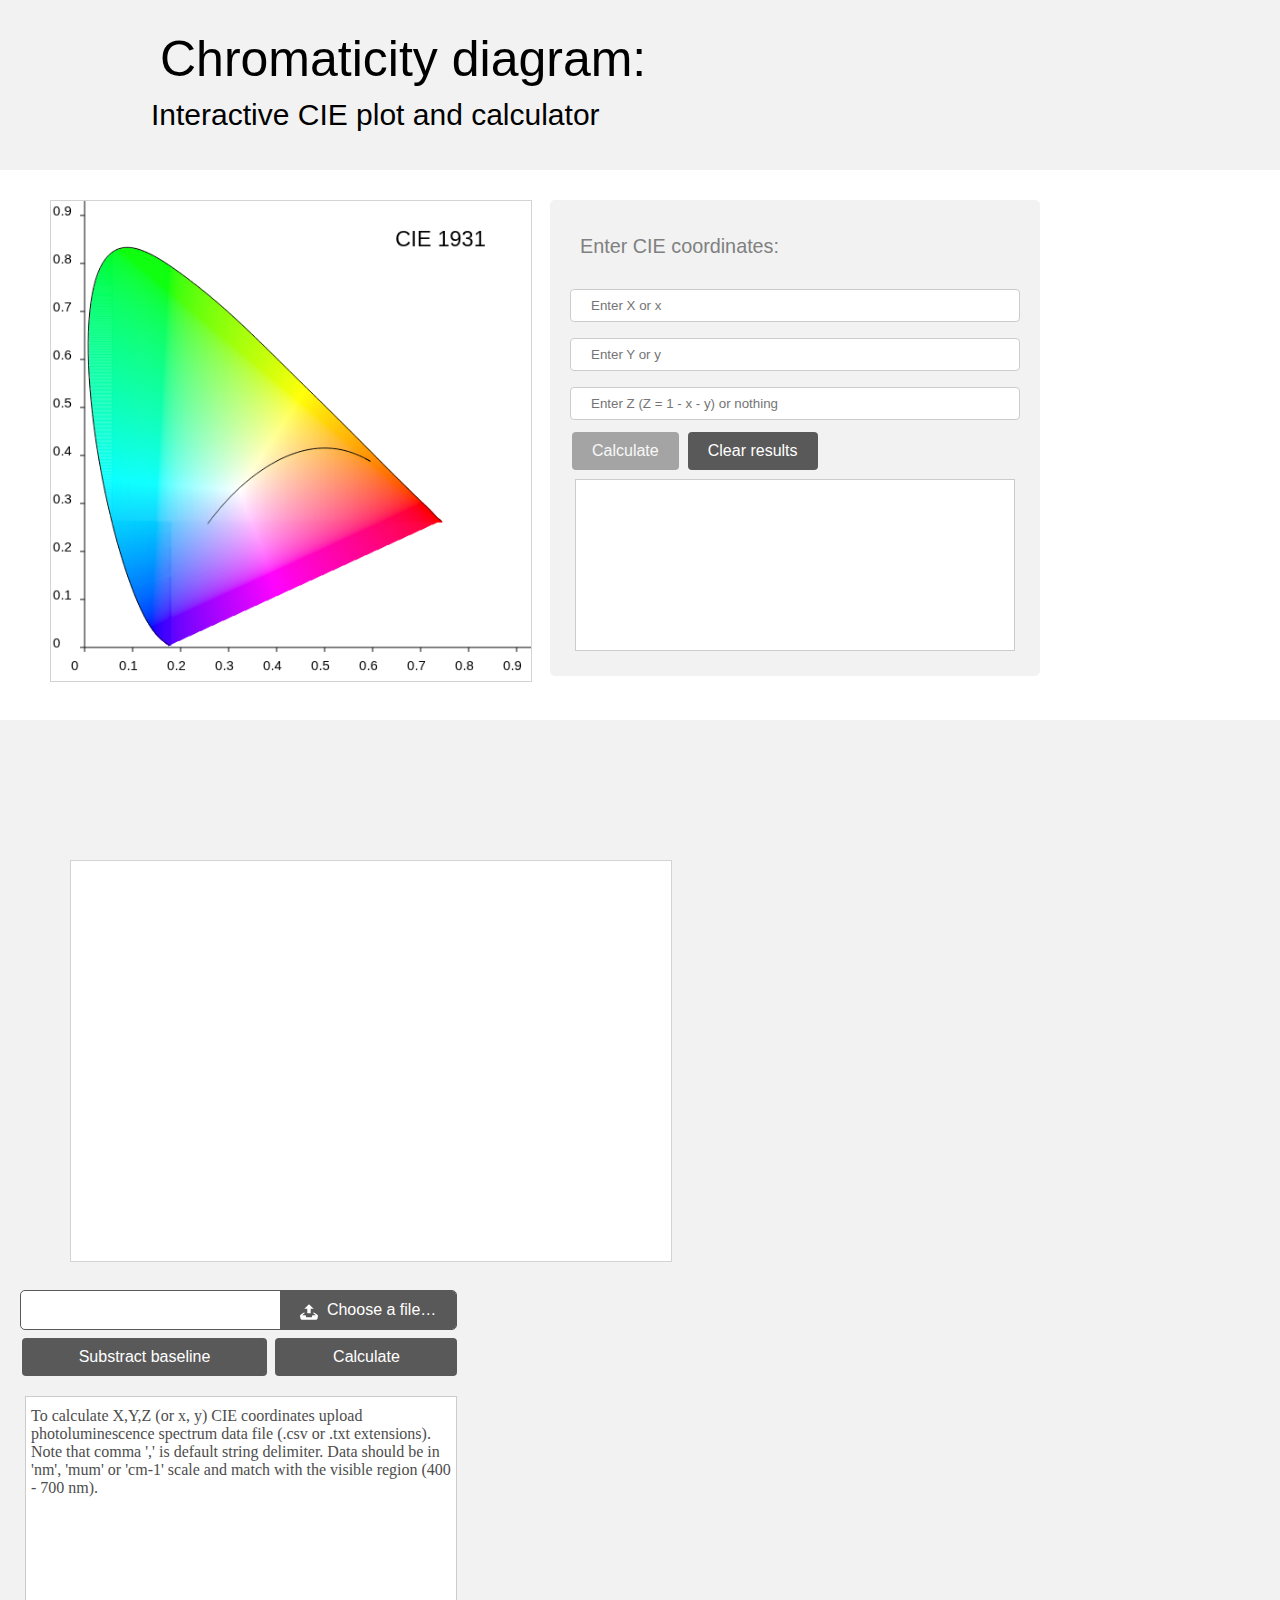
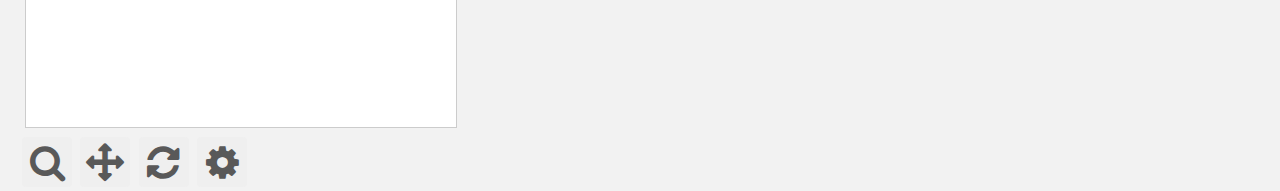
<file: CIE.html>
<!DOCTYPE html>

<html>

<head>


<meta name="viewport" content="width=device-width, initial-scale=1">
</script>

<link rel="stylesheet" href="https://cdnjs.cloudflare.com/ajax/libs/font-awesome/4.7.0/css/font-awesome.min.css">




    
    <style>

input[type="file"]{
    display: none;
}

.inputfile + label {
     max-width: 700px;
     font-size: 16px;
     text-overflow: ellipsis; 
     white-space: nowrap;
     cursor: pointer;
     display: inline-block;
     overflow: hidden;
     padding: 10px 20px;
}

.inputfile + label svg {
    width: 18px;
    height: 18px;
    vertical-align: middle;
    fill: currentColor;
    margin-top: 2px;
    margin-right: 4px;
}


.inputfile-6 + label {
    color: #595959;
    height: 38px;
    border-radius:5px;
}

.inputfile-6 + label {
    border: 1px solid #595959;
    background-color:white;
    padding: 0;
}

.inputfile-6 + label:hover {
    border-color: black;
}

.inputfile-6 + label span,
.inputfile-6 + label p {
    padding: 10px 20px;
}

.inputfile-6 + label span {
    width: 215px;
    height: 20px;
    min-height: 2em;
    display: inline-block;
    text-overflow: ellipsis;
    white-space: nowrap;
    overflow: hidden;
    vertical-align: top;
}

.inputfile-6 + label p {
    height: 30px;
    color: white;
    background-color: #595959;
    /*background-color: #d3394c;*/
    display: inline-block;
}

.inputfile-6 + label:hover p {
    background-color: black;
}

#stage2 {
    width: 600px;
    height: 400px;
    position: relative;
}

 canvas.my {
    position: absolute; 
    cursor: pointer;
    width: 600px; 
    height: 400px;
}

#myModal { z-index: 7; }
#baseline { z-index: 4; }
#cpointer { z-index: 3; }
#bounds { z-index: 2; }
#my { z-index: 1; }

body {
    font-family: Arial;
    margin:0;
    background-color:#f2f2f2;
}

#stage {
    width: 480px;
    height: 480px;
    position: relative;
}

canvas {
    position: absolute; 
    cursor: pointer;
    width: 480px;
    height: 480px;
}

#wavelength{ z-index: 3; }
#position{ z-index: 4; }
#layer1 { z-index: 2; }
#myCanvas { z-index: 1; }

.con {width:480px; height:480px;}

.container{margin-left: 10px; margin-top: 10px; padding-top: 20px;}

.button {
    background-color: #595959;
    border: none;
    color: white;
    padding: 10px 20px;
    text-align: center;
    text-decoration: none;
    display: inline-block;
    font-size: 16px;
    margin: 4px 2px;
    cursor: pointer;
    border-radius: 4px;
}

.button:hover {
    background-color: black;
}

.btn-ico {
    width:50px;
    height:50px;
    color: #595959;
    font-weight: bold;
    display: inline-block;
    font-size: 38px;
    border: none;
    padding: 5px 5px;
    text-align: center;
    text-decoration: none;
    margin: 4px 2px;
    cursor: pointer;
    border-radius: 4px;
}

.btn-ico:hover {
    font-size: 40px;
}

#scrltop {
    display: none;
    position: fixed;
    bottom: 20px;
    right: 30px;
    z-index: 10;
    border: none;
    outline: none;
    background-color: gray;
    color: white;
    cursor: pointer;
    padding: 10px;
    padding-top: 5px;
    border-radius: 50%;
    width:55px;
    height:55px;
}

#scrltop:hover {
    background-color: #555;
}

.panel {
    list-style-type: none;
    margin: 0;
    padding-left: 150px;
    padding-top: 20px;
    overflow: hidden;
    background-color: #f2f2f2;
    height: 150px;
    width: 100%;
}

.panel-text {
    list-style-type: none;
    margin: 0;
    padding-left: 50px;
    padding-right: 20px;
    padding-top: 120px;
    padding-bottom: 50px;
    overflow: hidden;
    background-color: #f2f2f2;
    width: 100%;
    font-size:120%;
    text-align:justify;
}


div.form {
    border-radius: 5px;
    background-color: #f2f2f2;
    padding: 20px;
    max-width: 470px; 
    font-size: large;
}

.button:disabled{cursor:not-allowed;opacity:0.5;}
input[type=text], text{
    width: 100%;
    padding: 8px 20px;
    margin: 8px 0;
    display: inline-block;
    border: 1px solid #ccc;
    border-radius: 4px;
    box-sizing: border-box;
}


div.log {
    background-color: white;
    width: 95%;
    height: 160px;
    border: 1px solid #ccc;
    overflow: scroll;
    margin: 5px;
    padding: 5px;
	color: #595959;
}

.adj {
    max-width: 490px;
}

p {
    margin-top: 0px;
}

p.main{ font-size:50px; margin:10px;}

p.submain{font-size: 30px;margin:1px;}

.mycol{float:left;width:100%;}

.content{max-width:1200px;margin:auto}

.spacer{
    height:20px;
    margin: 0;
    padding-left: 150px;
    padding-top: 20px;
    overflow: hidden;
}

.row:before,.row:after{
    content:"";
    display:table;
    clear:both
}


@media screen and (max-width: 500px) {
        .container{margin-left: 5px; margin-right: 5px; margin-top: 10px; padding-top: 20px;}
         div.form {
                border-radius: 5px;
                background-color: #f2f2f2;
                padding: 20px;
                width: 85vw; 
                font-size: large;
        }
        .panel {
                padding-left: 10px;
        }	
        .panel-text {
                padding-left: 10px;
                padding-top: 20px
        }	
        .adj {width: 99vw;}
    }
    @media screen and (max-width: 650px) {
        p.main{font-size:30px;}
        p.submain{font-size: 20px;}
        .panel {
            padding-top: 10px;
            height: 100px;
            padding-left: 10px;		
        }	
    
        .mobile{display:block;
                width:100%!important}
        .content{max-width: 99vw;}		
        #stage {
             width: 100vw;                     
             height: 100vw;
             position: relative;
                }
    
        canvas { position: absolute; 
                 cursor: pointer;
                 width: 95vw;             
                 height: 95vw;      
                }
    }
    
    @media screen and (max-width: 360px) {
        .content{max-width: 350px;}		
    }
    





.modal {
    display: none; 
    position: fixed; 
    z-index: 1;
    padding-top: 200px; 
    left: 0;
    top: 0;
    width: 100%; 
    height: 100%; 
    overflow: auto; 
    background-color: rgb(0,0,0); 
    background-color: rgba(0,0,0,0.4); 
}

.modal-content {
    position: relative;
    background-color: #f2f2f2;
    margin: auto;
    padding-left: 20px;
    padding-right: 0px;
    border: 1px solid #888;
    width: 800px;
    font-size: 18px;
    text-align:justify;
    box-shadow: 0 4px 8px 0 rgba(0,0,0,0.2),0 6px 20px 0 rgba(0,0,0,0.19);
    -webkit-animation-name: animatetop;
    -webkit-animation-duration: 0.4s;
    animation-name: animatetop;
    animation-duration: 0.4s
}

@-webkit-keyframes animatetop {
    from {top:-300px; opacity:0} 
    to {top:0; opacity:1}
}


@keyframes animatetop {
    from {top:-300px; opacity:0}
    to {top:0; opacity:1}
}

.close {
    float: right;
    font-size: 30px;
    font-weight: bold;
}

.close:hover,
.close:focus {
    color: #000;
    text-decoration: none;
    cursor: pointer;
}

.modal-header {
    padding: 2px 16px; background-color: #f2f2f2;
}


.modal-body {padding: 2px 16px;}

.modal-footer {
    padding: 2px 16px;
    background-color: #f2f2f2;
}

</style>

<script> 

function inputvaluechecker(){
   if (isNaN(parseFloat(document.getElementById("myx").value))||isNaN(parseFloat(document.getElementById("myy").value))) {document.getElementById("b1").disabled = true;} else {document.getElementById("b1").disabled = false;}
}

window.onscroll = function() {scrltotopbt()};

function scrltotopbt() {
    if (document.body.scrollTop > 100 || document.documentElement.scrollTop > 100) {
        document.getElementById("scrltop").style.display = "block";
    } else {
        document.getElementById("scrltop").style.display = "none";
    }
}

function gototop() {
    document.body.scrollTop = 0;
    document.documentElement.scrollTop = 0;
}

 </script>

</head>

<body onload="inputvaluechecker()">
    <div class="panel"><p class="main">Chromaticity diagram:</p><p class="submain">Interactive CIE plot and calculator</p></div>
    <button onclick="gototop()" id="scrltop" title="Back to top"><i class="fa fa-chevron-up" style="font-size:35px;"></i></button>
    <div style="background-color:white;">
        <div class="row content">
            <div class="mycol container " style="max-width:490px;">
                <div id="stage" class="con" >
                    <canvas id="myCanvas" style="border:1px solid #d3d3d3;">
                        Your browser does not support the HTML5 canvas tag.
                    </canvas>
                    <canvas id="layer1" style="background-color: transparent;">
                    </canvas>
                    <canvas id="position" style="background-color: transparent;">
                    </canvas>
                    <canvas id="wavelength" style="background-color: transparent;">
                    </canvas>
                </div>
            </div>

            <div class="mycol container adj">
                <div class="form"><p style="color: gray; padding-left: 10px;padding-top: 15px; padding-bottom: 3px; font-size: 110%; ">Enter CIE coordinates:</p>
                    <input name="inputx" id="myx" type="text" onchange = "inputvaluechecker()"  placeholder="Enter X or x"><br>
                    <input name="inputy" id="myy" type="text" onchange = "inputvaluechecker()"  placeholder="Enter Y or y"><br>
                    <input name="inputz" id="mzz" type="text" placeholder="Enter Z (Z = 1 - x - y) or nothing">
                    <br>
                    <button type="button" class="button mobile" id="b1" onclick='pResults1()'>Calculate</button>
                    <button type="button" class="button mobile" id="b2" onclick='clearresults()'>Clear results</button>   
                    <div class="log" id="m1">   
                    </div>   
                </div>    
            </div>
        </div>
        <div class="spacer"></div>
    </div>

    <div class="panel-text" style="height:20px;padding:30px;"></div>
    <div class="row content hide-on-small" style="max-width:1600px;">
        <div class="mycol container"><div>
        <div class="mycol container" style="width:680px;">
                <div id="stage2" style="left:50px;">
                    <canvas class="my" id="spectrum" width="600" height="400" style="border:1px solid #d3d3d3; background-color:white;"></canvas>
                    <canvas id="baseline" class="my" width="600" height="400" style="border:1px solid #d3d3d3; background-color:transparent;"></canvas>
                    <canvas id="bounds" class="my" width="600" height="400" style="border:1px solid #d3d3d3; background-color:transparent;"></canvas>
                    <canvas id="cpointer" class="my" width="600" height="400" style="border:1px solid #d3d3d3; background-color:transparent;"></canvas>  
                </div>
            </div>    
            <div class="mycol container" style="width:600px;">
        <input type="file" id="fileInput">                
        <div>
            <input type="file" name="file-7[]" id="fileInput" class="inputfile inputfile-6" data-multiple-caption="{count} files selected" multiple />
            <label for="fileInput"><span id="file_name"></span> <p><svg xmlns="http://www.w3.org/2000/svg" width="20" height="17" viewBox="0 0 20 17"><path d="M10 0l-5.2 4.9h3.3v5.1h3.8v-5.1h3.3l-5.2-4.9zm9.3 11.5l-3.2-2.1h-2l3.4 2.6h-3.5c-.1 0-.2.1-.2.1l-.8 2.3h-6l-.8-2.2c-.1-.1-.1-.2-.2-.2h-3.6l3.4-2.6h-2l-3.2 2.1c-.4.3-.7 1-.6 1.5l.6 3.1c.1.5.7.9 1.2.9h16.3c.6 0 1.1-.4 1.3-.9l.6-3.1c.1-.5-.2-1.2-.7-1.5z"/></svg> Choose a file&hellip;</p></label>
        </div>
        <button id="baselineb" class="button" onclick="substractBaseline()"  style="width:245px;">Substract baseline</button>
        <button id="rescale" class="button"  style="width:182px;" onclick="calcXYZ()">Calculate</button>
        <p id="sd"></p>
        <div class="log" id="m2" style="width:420px;height:320px;">
        </div>
        <button id="zoom" class="btn-ico" onclick="swichzoom()" title="Zoom"><i class="fa fa-search"></i></button>
        <button id="rescale" class="btn-ico" onclick="rescalespectrum()" title="Rescale"><i class="fa fa-arrows"></i></button>
        <button id="rescale" class="btn-ico" onclick="removelog()" title="Clear log"><i class="fa fa-refresh"></i></button>
        <button id="myBtn"  class="btn-ico" title="Settings"><i class="fa fa-gear"></i></button>
    </div>
</div>

<p class="main"></p><p class = "content"></p>
    <!-- The Modal -->
    <div id="myModal" class="modal">
        <!-- Modal content -->
        <div class="modal-content">
            <div class="modal-header">
                <span class="close">&times;</span>
                <h2>Settings</h2>
            </div>
            <div class="modal-body">
                <p>Please, upload correct data files, with .csv or .txt extentions. </p>
                <br>
                <p style="max-width:650px;">Parser handles with simple two-columns text tables, where the first column is a wavelength (or a wavenumber), and the second one is intensity. The comma ", " is applied as default string delimiter.</p>
                <br>
                <p>For special structure of a data file specify delimiter in the form below:</p>
                <input name="delimiterset" id="delimiter" type="text" style="max-width:400px;" placeholder="Enter delimiter ... "></input><br>
                <button id="btdelimiter" class="button" onclick="delimiterspecify()">Apply</button>
            </div>
            <div class="modal-footer">
                <h3> </h3>
            </div>
        </div>
    </div>

    <p class="container" style="height:200px;"></p><p class = "content"></p>

    <img alt="CIE plot" id = "CIE" src = "https://alionav.github.io/530.jpg" style="display:none;">


<script src="https://alionav.github.io/js/CIEcalc.js">
</script>

<script>

var modal = document.getElementById('myModal');


var btn = document.getElementById("myBtn");


var span = document.getElementsByClassName("close")[0];


btn.onclick = function() {
    modal.style.display = "block";
}

span.onclick = function() {
    modal.style.display = "none";
}

window.onclick = function(event) {
    if (event.target == modal) {
        modal.style.display = "none";
    }
}
</script>

<script>
var cs = document.getElementById("spectrum");
var ctxs = cs.getContext("2d");
var cbs = document.getElementById("baseline");
var ctxbs = cbs.getContext("2d");
var cbounds = document.getElementById("bounds");
var ctxbounds = cbounds.getContext("2d");
var cpointer = document.getElementById("cpointer");
var ctxpointer = cpointer.getContext("2d"); 
var bhxw, blxw, amin, amax;
var bhyi, blyi, bmin, bmax;
var v = 0, u = 0;
var ixmax, ixmin;
var arx=[], ary=[], dbarx=[], dbary=[];
var mouse = {x: 0, y: 0};
var fileInput = document.getElementById('fileInput');
var filename = "";
var x0t, y0t;
var delimiter = ","; 

// Substract basrline
function substractBaseline() { 
    if (v == 0) {
        blyi = 0;
        bhyi = getMaxOfArray(ary);
        bhyi = bhyi + 0.2*(bhyi-blyi)/2;
        if (findv(arx,780)==-1) {bhxw = getMaxOfArray(arx);ixmax = arx.length-1;} else {bhxw = 780;ixmax = findv(arx,780);}
        if (findv(arx,380)==-1) {blxw = getMinOfArray(arx);ixmin = 0;} else {blxw = 380;ixmin = findv(arx,380);}
        for (i = ixmin; i < ixmax ; i = i + 1) {
            ary[i] = ary[i] - linef(amin,bmin,amax,bmax,arx[i]);
        }
        clearlayer1(ctxs);
        clearlayer1(ctxbs);
        redraw(cs, ctxs, arx, ary, blxw, bhxw, blyi, bhyi, ixmax, ixmin);
        v = 1;
        document.getElementById("baselineb").disabled = true;
    }
}

// Redraw spactra and axes

function redraw(canv, cont, arx, ary, blxw, bhxw, blyi, bhyi, ixmax, ixmin) {
    cont.clearRect(0,0,700,500);
    ixmax = findv(arx,bhxw);
    ixmin = findv(arx,blxw);
    cont.beginPath();
    cont.moveTo(pxw(blxw), pyi(blyi));
    cont.lineTo(pxw(blxw), pyi(bhyi));
    cont.moveTo(pxw(blxw), pyi(blyi));
    cont.lineTo(pxw(bhxw), pyi(blyi));
    cont.strokeStyle = "black";
    for (i = 0; i < 10; i++) {
        cont.moveTo(pxw((i / 10)*(bhxw-blxw)+blxw), pyi(blyi) + 5);
        cont.lineTo(pxw((i / 10)*(bhxw-blxw)+blxw), pyi(blyi));
        cont.font = "15px Arial";
        cont.fillText(Math.round(((i / 10)*(bhyi-blyi)+blyi)*10)/10, pxw(blxw) - 35, pyi((i / 10)*(bhyi-blyi)+blyi));
        cont.moveTo(pxw(blxw) - 5, pyi((i / 10)*(bhyi-blyi)+blyi));
        cont.lineTo(pxw(blxw), pyi((i / 10)*(bhyi-blyi)+blyi));
        cont.fillText(Math.round(((i / 10)*(bhxw-blxw)+blxw)*10)/10, pxw((i / 10)*(bhxw-blxw)+blxw) - 15, pyi(blyi) + 25);
    }
    cont.stroke();
    for (i = ixmin; i < ixmax ; i = i + 1) {
        cont.strokeStyle = "#006666";
        cont.beginPath();
        cont.moveTo(pxw(arx[i]), pyi(ary[i]));
        cont.lineTo(pxw(arx[i+1]), pyi(ary[i+1]));
        cont.stroke();
    }
}

document.getElementById('m2').innerHTML = "<p style='color:#4d4d4d; font-family: Consolas; margin-top:5px; margin-bottom:5px;' >" +
"To calculate X,Y,Z (or x, y) CIE coordinates upload photoluminescence spectrum data file (.csv or .txt extensions)." + 
" Note that comma ',' is default string delimiter. Data should be in 'nm', 'mum' or 'cm-1' scale and match with the visible region (400 - 700 nm).</p>";

function drawpoint() {
    ctxpointer.clearRect(0,0,700,500);
    var ax1 = mouse.x;
    var ay1 = pyi(ary[findv(arx,rpxw(ax1))]);
    if (Math.abs(mouse.y - ay1) < 100){
        ctxpointer.strokeStyle = "#006666";
        ctxpointer.beginPath();
        ctxpointer.arc(ax1, ay1, 3, 0, 2 * Math.PI);
        ctxpointer.arc(ax1, ay1, 1, 0, 2 * Math.PI);
        ctxpointer.stroke();
        ctxpointer.font = "18px Arial";
        ctxpointer.fillStyle = "red";
        ctxpointer.fillText(Math.round(rpxw(ax1)*10)/10 + " nm", 500, 35);
    }
}

function xResp(lam) {
    var lam;
    return (Math.sqrt(Math.log(2)/Math.PI) * (13.5756/21.3663) * Math.exp(-Math.log(2) * Math.pow((lam-446.3132),2)/ Math.pow(21.3663,2))) 
    + (Math.sqrt(Math.log(2)/Math.PI) * (9.2909/30.4049) * Math.exp(-Math.log(2) * Math.pow( (lam-637.8951),2 )/ Math.pow (30.4049,2))) +
    (Math.sqrt(Math.log(2)/Math.PI) * (1.5987/11.4743) * Math.exp(-Math.log(2) * Math.pow ((lam-531.0901),2) / Math.pow (11.4743,2))) +
    (Math.sqrt(Math.log(2)/Math.PI) * (54.4829/28.1341) * Math.exp(-Math.log(2) * Math.pow( (lam-603.9827),2) / Math.pow( 28.1341,2))) +
    (Math.sqrt(Math.log(2)/Math.PI) * (5.5745/15.8913) * Math.exp(-Math.log(2) * Math.pow ((lam-548.3749),2) / Math.pow (15.8913,2))) +
    (Math.sqrt(Math.log(2)/Math.PI) * (17.5508/21.576) * Math.exp(-Math.log(2) * Math.pow ((lam-571.7349),2) / Math.pow (21.576,2))) + 
    (Math.sqrt(Math.log(2)/Math.PI) * (1.8471/10.1613) * Math.exp(-Math.log(2) * Math.pow ((lam-432.0758),2) / Math.pow (10.1613,2))) +
    (Math.sqrt(Math.log(2)/Math.PI) * (2.4169/15.573) * Math.exp(-Math.log(2) * Math.pow ((lam-466.0407),2) / Math.pow (15.573,2))) + 
    (Math.sqrt(Math.log(2)/Math.PI) * (0.1773/27.2046) * Math.exp(-Math.log(2) * Math.pow ((lam-699.0044),2) / Math.pow (27.2046,2))) + 
    (Math.sqrt(Math.log(2)/Math.PI) * (0.3326/11.0766) * Math.exp(-Math.log(2) * Math.pow ((lam-646.9162),2) / Math.pow (11.0766,2)));
}



function yResp(lam) {
    var lam;
    return (Math.sqrt(Math.log(2)/Math.PI) * (63.5021/42.1704) * Math.exp(-Math.log(2) * Math.pow ((lam-579.3088),2) / Math.pow (42.1704,2))) + 
    (Math.sqrt(Math.log(2)/Math.PI) * (1.4117/12.2973) * Math.exp(-Math.log(2) * Math.pow ((lam-520.4754),2) / Math.pow (12.2973,2))) + 
    (Math.sqrt(Math.log(2)/Math.PI) * (9.1362/37.0161) * Math.exp(-Math.log(2) * Math.pow ((lam-498.0052),2) / Math.pow (37.0161,2))) + 
    (Math.sqrt(Math.log(2)/Math.PI) * (29.1105/27.1831) * Math.exp(-Math.log(2) * Math.pow ((lam-536.9889),2) / Math.pow( 27.1831,2))) + 
    (Math.sqrt(Math.log(2)/Math.PI) * (2.9246/18.0776) * Math.exp(-Math.log(2) * Math.pow ((lam-571.6626),2) / Math.pow (18.0776,2))) + 
    (Math.sqrt(Math.log(2)/Math.PI) * (0.7924/54.1274) * Math.exp(-Math.log(2) * Math.pow ((lam-622.0328),2) / Math.pow( 54.1274,2)));
}

function zResp(lam) {
    var lam;
    return (Math.sqrt(Math.log(2)/Math.PI) * (19.4376/12.0138) * Math.exp(-Math.log(2) * Math.pow ((lam-432.6861),2 )/ Math.pow (12.0138,2))) + 
    (Math.sqrt(Math.log(2)/Math.PI) * (46.9138/19.1522) * Math.exp(-Math.log(2) * Math.pow ((lam-455.0077),2) / Math.pow (19.1522,2))) + 
    (Math.sqrt(Math.log(2)/Math.PI) * (40.3846/34.8675) * Math.exp(-Math.log(2) * Math.pow ((lam-462.6012),2) / Math.pow (34.8675,2))) + 
    (Math.sqrt(Math.log(2)/Math.PI) * ((-1.6819e16)/(-4.1894e12)) * Math.exp(-Math.log(2) * Math.pow ((lam-2.1322e13),2 )/ Math.pow ((-4.1894e12),2))) + 
    (Math.sqrt(Math.log(2)/Math.PI) * (0.1/25.6912) * Math.exp(-Math.log(2) * Math.pow ((lam-563.5329),2) / Math.pow (25.6912,2))) + 
    (Math.sqrt(Math.log(2)/Math.PI) * (0.218/3.6482) * Math.exp(-Math.log(2) * Math.pow ((lam-464.8352),2) / Math.pow (3.6482,2))) + 
    (Math.sqrt(Math.log(2)/Math.PI) * ((-0.1347)/7.581) * Math.exp(-Math.log(2) * Math.pow( (lam-387.6341),2) / Math.pow( 7.581,2)));
}

// linear function
function linef(x01, y01, x02, y02, xx) {
    return (xx * (y02 - y01)) / (x02 - x01) + y02 - (x02 * (y02 - y01)) / (x02 - x01);
}


//Drawing baseline
function drawbaseline(canv, cont, arx, ary, blxw, bhxw, blyi, bhyi, ixmax, ixmin, amin, bmin, amax, bmax){
    cont.strokeStyle = "gray";
    cont.beginPath();
    cont.moveTo(Math.round(pxw(arx[ixmin])*10)/10, Math.round(Math.round(pyi(linef(amin,bmin,amax,bmax,Math.round(arx[ixmin]*10)/10))*1000)/1000));
    cont.lineTo(Math.round(pxw(arx[ixmax])*10)/10, Math.round(Math.round(pyi(linef(amin,bmin,amax,bmax,Math.round(arx[ixmax]*10)/10))*1000)/1000));
    cont.stroke();
    cont.strokeStyle = "black";
    cont.beginPath();
    cont.arc(pxw(amin), pyi(bmin), 5, 0, 2 * Math.PI);
    cont.stroke();
    cont.beginPath();
    cont.arc(pxw(amax), pyi(bmax), 5, 0, 2 * Math.PI);
    cont.stroke();
}

function swichzoom() {
    if (u == 1) { u = 0;
        document.getElementById("zoom").setAttribute('style','color: #595959;')
        document.getElementById('m2').innerHTML = document.getElementById('m2').innerHTML + "<p style='font-family: Consolas; margin-top:5px; margin-bottom:5px;' >> Zoom off;</p>";
    } else {
        u = 1;
        document.getElementById("zoom").setAttribute('style','color: red;')
        document.getElementById('m2').innerHTML = document.getElementById('m2').innerHTML + "<p style='font-family: Consolas; margin-top:5px; margin-bottom:5px;' >> Zoom on;</p>";
    }
}


function rescalespectrum() {
    blyi = 0;
    bhyi = getMaxOfArray(ary);
    bhyi = bhyi + 0.2*(bhyi-blyi)/2;
    if (findv(arx,780)==-1) {bhxw = getMaxOfArray(arx);ixmax = arx.length-1;} else {bhxw = 780;ixmax = findv(arx,780);}
    if (findv(arx,380)==-1) {blxw = getMinOfArray(arx);ixmin = 0;} else {blxw = 380;ixmin = findv(arx,380);}
    redraw(cs, ctxs, arx, ary, blxw, bhxw, blyi, bhyi, ixmax, ixmin);
    ctxbs.clearRect(0,0,700,500);
}

//Loading local file
fileInput.addEventListener('change', function(e) {
    arx=[]; ary=[];
    var file = fileInput.files[0];	var textType = /text.*/;
	filename = file.name;
    document.getElementById("file_name").innerHTML = filename;
	if (filename.match(/\.txt$/gi)==".txt"|filename.match(/\.csv$/gi)==".csv") {
    
    var reader = new FileReader();
    document.getElementById("baselineb").disabled = false;
    var counter = 0;

    reader.onload = function(e) {
        var data1 = CSVToArray(reader.result,delimiter);
        var ll=data1.length-1;
        if ( isNaN(parseFloat(data1[ll][0]))){
            while ( isNaN(parseFloat(data1[ll][0]))) {data1.splice(ll,ll); ll=ll-1;}
        }
        var i;
        clearlayer1(ctxs);
        clearlayer1(ctxbs);
        for (i=0; i < data1.length; i++){arx[i]=data1[i][0];ary[i]=data1[i][1];} 
        blyi = getMinOfArray(ary);
        for (i=0; i < data1.length; i++){ary[i] = ary[i] - blyi;}
        bhyi = getMaxOfArray(ary);
        for (i=0; i < data1.length; i++){ary[i] = ary[i]*100/bhyi;}
        if (arx[Math.round(arx.length/2)] < 2) {for (i = 0; i < data1.length; i++) {arx[i]=arx[i]*1000;}
			document.getElementById('m2').innerHTML = document.getElementById('m2').innerHTML + "<p style='color:#e6b800; font-family: Consolas; margin-top:5px; margin-bottom:5px;' >" +
            ">'mum' scale has been converted to 'nm' scale;</p>" ;
		}
        if (arx[Math.round(arx.length/2)] > 10000) {for (i = 0; i < data1.length; i++) {arx[i] = Math.round(10000000*100/arx[i])/100;}
			document.getElementById('m2').innerHTML = document.getElementById('m2').innerHTML + "<p style='color:#e6b800; font-family: Consolas; margin-top:5px; margin-bottom:5px;' >" +
            ">'cm-1' scale has been converted to 'nm' scale;</p>";
		}
        if (arx[Math.round(arx.length/2)] > arx[Math.round(arx.length/2)+5]) {for (i = 0; i < arx.length; i++) {dbarx[i] = arx[arx.length - 1 - i]; dbary[i] = ary[arx.length - 1 - i];} for (i = 0; i < arx.length; i++) {arx[i] = dbarx[i]; ary[i] = dbary[i]; }}
        blyi = getMinOfArray(ary);
        bhyi = getMaxOfArray(ary);
        bhyi = bhyi + 0.2*(bhyi-blyi)/2;
        if (findv(arx,780)==-1) {bhxw = getMaxOfArray(arx);ixmax = arx.length-1;} else {bhxw = 780;ixmax = findv(arx,780);}
        if (findv(arx,380)==-1) {blxw = getMinOfArray(arx);ixmin = 0;} else {blxw = 380;ixmin = findv(arx,380);}
        amin = Math.round(arx[ixmin]*1000)/1000; 
        amax = Math.round(arx[ixmax]*1000)/1000;
        bmin = Math.round(ary[ixmin]*1000)/1000; 
        bmax = Math.round(ary[ixmax]*1000)/1000;
        if (isNaN(amin)|isNaN(amax)|isNaN(bmin)|isNaN(bmax)) {
            document.getElementById('m2').innerHTML = document.getElementById('m2').innerHTML + "<p style='color:red; font-family: Consolas; margin-top:5px; margin-bottom:5px;' >" +
            "ERROR: File " + filename + " is not correct. Please, use two-columns PL spectra data files with .txt or .csv extensions." + 
            "Note that comma ',' is default string delimiter (specifying delimiter is available in the Settings). Data should be in 'nm', 'mum' or 'cm-1' scale and match with the visible region (400 - 700 nm).</p>"
        }
        redraw(cs, ctxs, arx, ary, blxw, bhxw, blyi, bhyi, ixmax, ixmin);
        drawbaseline(cbs, ctxbs, arx, ary, blxw, bhxw, blyi, bhyi, ixmax, ixmin, amin, bmin, amax, bmax);
        v = 0;
    }
	
    reader.readAsText(file);
	} else {
		document.getElementById('m2').innerHTML = document.getElementById('m2').innerHTML + "<p style='color:red; font-family: Consolas; margin-top:5px; margin-bottom:5px;' >" +
		"ERROR: File " + filename + " is not correct. Please, use two-columns PL spectra data files with .txt or .csv extensions." 
	}
});





//find index of element that is close to value

function findv(array, value) {
    for (var i = 0; i < array.length; i++) {
        if (Math.abs(Math.round(array[i]*100)/100 - value)< 0.5) {return i;}
    }
    return -1;
}
 

function delimiterspecify() { 
    if (document.getElementById("delimiter").value == '') {delimiter = ',';
        document.getElementById('m2').innerHTML =document.getElementById('m2').innerHTML + "<p style='font-family: Consolas; margin-top:5px; margin-bottom:5px;' >Now delimiter is "+ '"' + delimiter + '"' +"</p>";
    } else {
        delimiter = document.getElementById("delimiter").value;
        document.getElementById('m2').innerHTML =document.getElementById('m2').innerHTML + "<p style='font-family: Consolas; margin-top:5px; margin-bottom:5px;' >Now delimiter is "+ '"' + delimiter + '"' +"</p>";
    }
}

function removelog() {
    document.getElementById('m2').innerHTML = "<p style='font-family: Consolas; margin-top:5px; margin-bottom:5px;' ></p>";
}
 
// clear layer

function clearlayer1(contxt) {
    contxt.clearRect(0, 0, cs.width, cs.height);
}

//Scale transformation functions

function pxw(x) {
    var x;
    return ((x-blxw) * (cs.width - 0.07 * cs.width) / (bhxw - blxw)) + 0.07 * cs.width;
}

function rpxw(x) {
    var x;
    return ((x - 0.07 * cs.width) * (bhxw - blxw) / (cs.width - 0.07 * cs.width)) + blxw;
}

function pyi(y) {
    return cs.height - 0.07 * cs.height - (y-blyi) * (cs.height - 0.07 * cs.height) / (bhyi - blyi);
}

function rpyi(y) {
    return (y - cs.height + 0.07 * cs.height) * (blyi - bhyi)/(cs.height - 0.07 * cs.height) + blyi;
}

// drawing bounds

function drawbounds (xp,side) {
    var side;
    ctxbs.beginPath();
    ctxbs.moveTo(xp,0);
    ctxbs.lineTo(xp, pyi(blyi));
    ctxbs.stroke();
    ctxbs.globalAlpha = 0.2;
    ctxbs.fillStyle = "#009999";
    if (side == 1) {
        ctxbs.fillRect(0.07 * cs.width,0,xp -0.07 * cs.width,cs.height - 0.07 * cs.height);
    }
    if (side == 0) {
        ctxbs.fillRect(xp,0,700-xp,cs.height - 0.07 * cs.height);
    }
    ctxbs.stroke();
    ctxbs.globalAlpha = 1;
}


cbs.addEventListener('mousemove', function(e) {
    var rect = cbs.getBoundingClientRect();
    mouse.x = (e.clientX - rect.left)*(cbs.width/(rect.right-rect.left));
    mouse.y = (e.clientY - rect.top)*(cbs.height/(rect.bottom-rect.top));
    drawpoint();
}, false);


var displayElements = function() {
    if (v == 0 && u == 0) {
        ctxbs.clearRect(0,0,700,500);
        if (mouse.x < 700/2) {
            amin = rpxw(mouse.x);
            bmin = rpyi(mouse.y);
            drawbaseline(cbs, ctxbs, arx, ary, blxw, bhxw, blyi, bhyi, ixmax, ixmin, amin, bmin, amax, bmax);
        } else {
            amax = rpxw(mouse.x);
            bmax = rpyi(mouse.y);
            drawbaseline(cbs, ctxbs, arx, ary, blxw, bhxw, blyi, bhyi, ixmax, ixmin, amin, bmin, amax, bmax);
        }
    } else {
        if (Math.abs(mouse.x-pxw(arx[ixmin]))<10&&mouse.x>0.07 * cs.width+1&&mouse.x < pxw(arx[ixmax])-30) {
            ctxbs.clearRect(0,0,700,500);
            min = findv(arx,rpxw(mouse.x));
            ixmin = min; 
            drawbounds(mouse.x,1);
            drawbounds(pxw(arx[ixmax]),0);
        }
        if (Math.abs(mouse.x-pxw(arx[ixmax]))<10&&mouse.x<700&&mouse.x > pxw(arx[ixmin])+30) {
            ctxbs.clearRect(0,0,700,500);
            max = findv(arx,rpxw(mouse.x));
            ixmax = max; 
            drawbounds(mouse.x,0);
            drawbounds(pxw(arx[ixmin]),1);
        }
    }
    if (u == 1) {
        if (mouse.x > x0t&& mouse.y > y0t){
            ctxbounds.clearRect(0,0,700,500);
            ctxbounds.globalAlpha = 0.2;
            ctxbounds.fillStyle = "#009999";
            ctxbounds.fillRect(x0t,y0t,Math.abs(x0t - mouse.x),Math.abs(y0t - mouse.y));
            ctxbounds.stroke();
            ctxbounds.globalAlpha = 1;
        }
        if (mouse.x > x0t&& mouse.y <= y0t){
            ctxbounds.clearRect(0,0,700,500);
            ctxbounds.globalAlpha = 0.2;
            ctxbounds.fillStyle = "#009999";
            ctxbounds.fillRect(x0t,y0t - Math.abs(y0t - mouse.y),Math.abs(x0t - mouse.x),Math.abs(y0t - mouse.y));
            ctxbounds.stroke();
            ctxbounds.globalAlpha = 1;
        }
        if (mouse.x < x0t&& mouse.y <= y0t){
            ctxbounds.clearRect(0,0,700,500);
            ctxbounds.globalAlpha = 0.2;
            ctxbounds.fillStyle = "#009999";
            ctxbounds.fillRect(mouse.x,mouse.y,Math.abs(x0t - mouse.x),Math.abs(y0t - mouse.y));
            ctxbounds.stroke();
            ctxbounds.globalAlpha = 1;
        }
        if (mouse.x < x0t&& mouse.y > y0t){
            ctxbounds.clearRect(0,0,700,500);
            ctxbounds.globalAlpha = 0.2;
            ctxbounds.fillStyle = "#009999";
            ctxbounds.fillRect(mouse.x,mouse.y - Math.abs(y0t - mouse.y),Math.abs(x0t - mouse.x),Math.abs(y0t - mouse.y));
            ctxbounds.stroke();
            ctxbounds.globalAlpha = 1;
        }
    }
}


cbs.addEventListener('mousedown', function(e) {
    x0t = mouse.x;
    y0t = mouse.y;
    cbs.addEventListener('mousemove', displayElements, false);
}, false);



cbs.addEventListener('mouseup', function() {
    if (u == 1) {
        if (u == 1) {
            ctxbounds.clearRect(0,0,700,500); 
            if (x0t < mouse.x){
                blxw = Math.round(rpxw(Math.round(x0t)));
                bhxw = Math.round(rpxw(Math.round(mouse.x)));
            } else {
                blxw = Math.round(rpxw(Math.round(mouse.x)));
                bhxw = Math.round(rpxw(Math.round(x0t)));
            }
            if (y0t < mouse.y) {
                blyi = Math.round(rpyi(Math.round(mouse.y)));
                bhyi = Math.round(rpyi(Math.round(y0t)));
            } else {
                blyi = Math.round(rpyi(Math.round(y0t)));
                bhyi = Math.round(rpyi(Math.round(mouse.y)));
            }
            ctxbs.clearRect(0,0,700,500);
            redraw(cs, ctxs, arx, ary, blxw, bhxw, blyi, bhyi, ixmax, ixmin);
        }
    }
    cbs.removeEventListener('mousemove', displayElements, false);
}, false);


function getMaxOfArray(numArray) {
    return Math.max.apply(null, numArray);
}

function getMinOfArray(numArray) {
    return Math.min.apply(null, numArray);
}


function calcXYZ(){
    var SUMX = 0, SUMY = 0, SUMZ = 0;
    var SUMXYZ = 1;
    for (i = ixmin; i < ixmax; i = i + 1) {
        SUMX = SUMX+ary[i]*xResp(arx[i])*Math.abs(arx[i+1]-arx[i]);
        SUMY = SUMY+ary[i]*yResp(arx[i])*Math.abs(arx[i+1]-arx[i]);
        SUMZ = SUMZ+ary[i]*zResp(arx[i])*Math.abs(arx[i+1]-arx[i]);
    }
    SUMXYZ = SUMX + SUMY + SUMZ;
    document.getElementById('m2').innerHTML = document.getElementById('m2').innerHTML + "<hr>";
    document.getElementById('m2').innerHTML = document.getElementById('m2').innerHTML + "<p style='font-family: Consolas; margin-top:5px; margin-bottom:5px;' >" + filename + "</p>";
    document.getElementById('m2').innerHTML = document.getElementById('m2').innerHTML + "<p style='font-family: Consolas; margin-top:5px; margin-bottom:5px;' > From " + Math.round(arx[ixmin]*100)/100 + " nm to " + Math.round(arx[ixmax]*100)/100 + " nm </p>";
    document.getElementById('m2').innerHTML = document.getElementById('m2').innerHTML + "<p style='font-family: Consolas; margin-top:5px; margin-bottom:5px;' >" + "X = " + Math.round(SUMX*100)/100 + ", " + "Y = " + Math.round(SUMY*100)/100 + ", " + "Z = " + Math.round(SUMZ*100)/100 + "</p>";
    document.getElementById('m2').innerHTML = document.getElementById('m2').innerHTML + "<p style='font-family: Consolas; margin-top:5px; margin-bottom:5px;' >" + "x = " + Math.round(SUMX*10000/SUMXYZ)/10000 + ", " + "y = " + Math.round(SUMY*10000/SUMXYZ)/10000 + "</p>";
    document.getElementById('m2').innerHTML = document.getElementById('m2').innerHTML + "<hr>";
	pResults2(Math.round(SUMX*10000/SUMXYZ)/10000, Math.round(SUMY*10000/SUMXYZ)/10000);
}


function CSVToArray( strData, strDelimiter ){
    strDelimiter = (strDelimiter || ",");
    var objPattern = new RegExp(
        (
            // Delimiters.
            "(\\" + strDelimiter + "|\\r?\\n|\\r|^)" +
            // Quoted fields.
            "(?:\"([^\"]*(?:\"\"[^\"]*)*)\"|" +
            // Standard fields.
            "([^\"\\" + strDelimiter + "\\r\\n]*))"
        ),
        "gi"
    );
    // Create an array to hold our data. Give the array
    // a default empty first row.
    var arrData = [[]];
    // Create an array to hold our individual pattern
    // matching groups.
    var arrMatches = null;
    // Keep looping over the regular expression matches
    // until we can no longer find a match.
    while (arrMatches = objPattern.exec( strData )){
        // Get the delimiter that was found.
        var strMatchedDelimiter = arrMatches[ 1 ];
        // Check to see if the given delimiter has a length
        // (is not the start of string) and if it matches
        // field delimiter. If id does not, then we know
        // that this delimiter is a row delimiter.
        if (
            strMatchedDelimiter.length &&
            strMatchedDelimiter !== strDelimiter
        ){
            // Since we have reached a new row of data,
            // add an empty row to our data array.
            arrData.push( [] );
        }
        var strMatchedValue;
        // Now that we have our delimiter out of the way,
        // let's check to see which kind of value we
        // captured (quoted or unquoted).
        if (arrMatches[ 2 ]){
            // We found a quoted value. When we capture
            // this value, unescape any double quotes.
            strMatchedValue = arrMatches[ 2 ].replace(
                new RegExp( "\"\"", "g" ),
                "\""
            );
        } else {
            // We found a non-quoted value.
            strMatchedValue = arrMatches[ 3 ];
        }
        // Now that we have our value string, let's add
        // it to the data array.
        arrData[ arrData.length - 1 ].push( strMatchedValue );
    }
    // Return the parsed data.
    return( arrData );
}

</script>
 
</body>

</html>
</file>
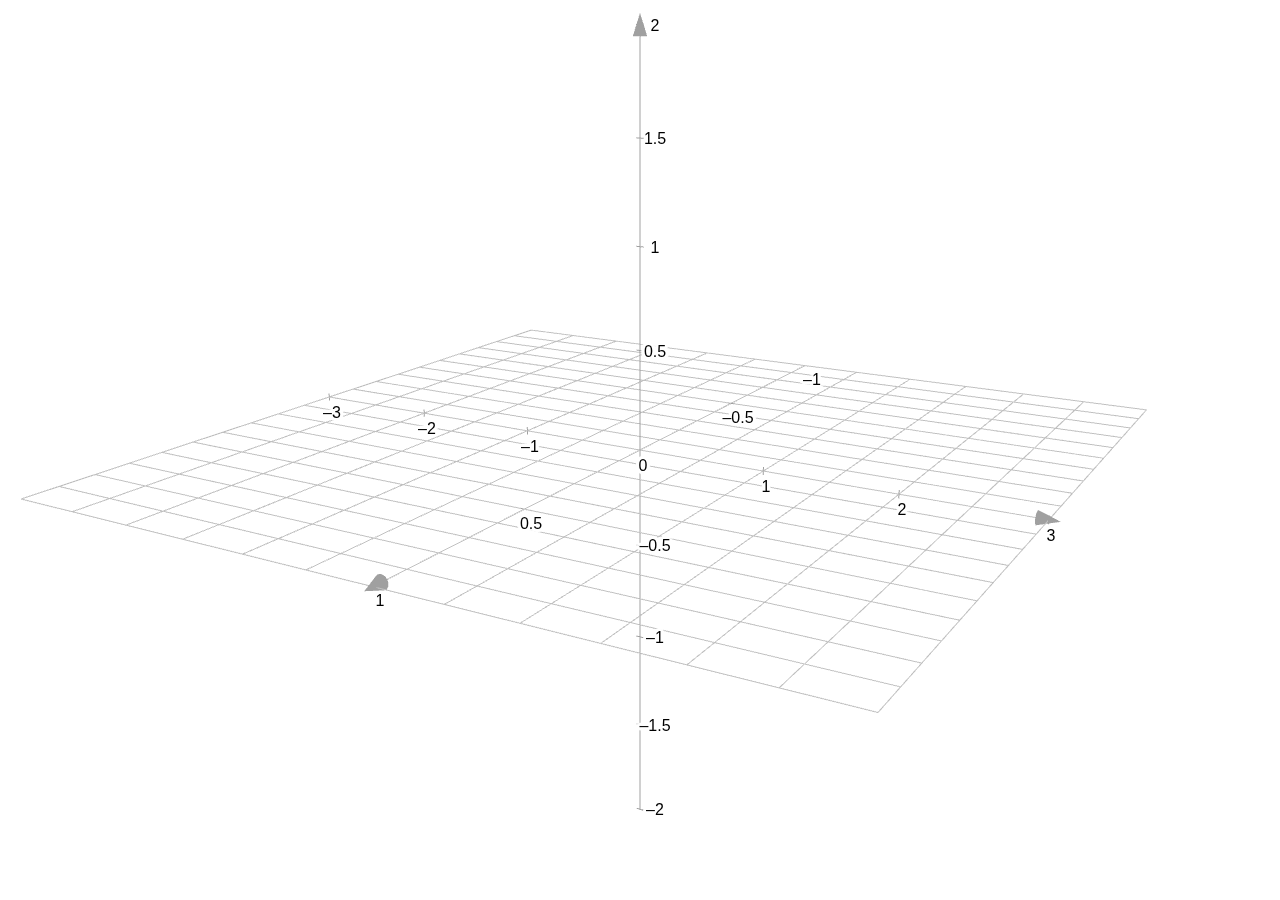
<file: MathBox.js-master/examples/Axis.html>
<!DOCTYPE html>
<html>
<head>
  <meta charset="utf-8">
  <title>MathBox - Example: Axis labeling.</title>

  <!--
    This example shows labelling of axes.
  -->

  <script type="text/javascript" charset="utf-8" src="../vendor/domready.js"></script>
  <script type="text/javascript" charset="utf-8" src="../build/MathBox-bundle.js"></script>

  <script type="text/javascript">
    DomReady.ready(function () {
      if (location.href.match(/^file:/)) {
        document.getElementById('info').style.opacity = 1;
        document.getElementById('info').innerHTML = "Sorry. This example does not work when accessed using file://. Please use an http:// host and try again.";
      }
    });
  </script>

  <script type="text/javascript">
  /**
   * Bootstrap
   */
  DomReady.ready(function() {
    ThreeBox.preload([
      '../shaders/snippets.glsl.html',
    ], function () {

      // MathBox boilerplate
      var mathbox = window.mathbox = mathBox({
        cameraControls: true,
        cursor:         true,
        controlClass:   ThreeBox.OrbitControls,
        elementResize:  true,
        fullscreen:     true,
        screenshot:     true,
        stats:          false,
        scale:          1,
      }).start();

      // Viewport camera/setup
      mathbox
        // Cartesian viewport
        .viewport({
          type: 'cartesian',
          range: [[-3, 3], [-2, 2], [-1, 1]],
          scale: [1, 1, 1],
        })
        .camera({
          orbit: 3.5,
          phi: τ/6,
          theta: 0.3,
        })
        .transition(300)

        // Axes
        .axis({
          id: 'a',
          axis: 0,
          color: 0xa0a0a0,
          ticks: 5,
          lineWidth: 2,
          size: .05,
          labels: true,
        })
        .axis({
          id: 'b',
          axis: 1,
          color: 0xa0a0a0,
          ticks: 5,
          lineWidth: 2,
          size: .05,
          zero: false,
          labels: true,
        })
        .axis({
          id: 'c',
          axis: 2,
          color: 0xa0a0a0,
          ticks: 5,
          lineWidth: 2,
          size: .05,
          zero: false,
          labels: true,
        })

        // Grid
        .grid({
          axis: [0, 2],
          color: 0xc0c0c0,
          lineWidth: 1,
        })

      // Move axis
      setTimeout(function () {
        mathbox.set('#c', { zero: true });
        mathbox.animate('#a', {
          offset: [0, 0, -1],
        }, { duration: 1500 });
        mathbox.animate('#b', {
          offset: [-3, 0, -1],
        }, { duration: 1500 });
        mathbox.animate('#c', {
          offset: [-3, 0, 0],
        }, { duration: 1500 });
      }, 3000);

      // Move axis + grid
      setTimeout(function () {
        mathbox.set('#b', { labels: false, arrow: false });
        mathbox.axis({
          id: 'd',
          axis: 1,
          offset: [3, 0, -1],
          ticks: 5,
          lineWidth: 2,
          color: 0xa0a0a0,
          labels: true,
          arrow: false,
        });
        mathbox.axis({
          id: 'e',
          axis: 1,
          offset: [-3, 0, 1],
          ticks: 5,
          lineWidth: 2,
          arrow: false,
          color: 0xa0a0a0,
        });
        mathbox.axis({
          id: 'f',
          axis: 1,
          offset: [3, 0, 1],
          ticks: 5,
          lineWidth: 2,
          arrow: false,
          color: 0xa0a0a0,
        });
        mathbox.animate('grid', {
          offset: [0, -2, 0],
        }, { duration: 1500 });
        mathbox.grid({
          axis: [0, 2],
          ticks: [2, 1],
          offset: [0, 2, 0],
          color: 0xc0c0c0,
          lineWidth: 1,
        });
        mathbox.animate('camera', { orbit: 7, phi: τ*5/8 + .2 }, { duration: 2500 });
        mathbox.animate('#a', {
          offset: [0, -2, -1],
        }, { duration: 1500 });
        mathbox.animate('#c', {
          offset: [-3, -2, 0],
        }, { duration: 1500 });

        mathbox.vector({
          n: 2,
          data: [[0, 0, 0], [1, 1, 1], [-1, -1, -1], [0, 1, .5]],
        });
      }, 6000);

    });
  });
  </script>

  <link href="base.css" rel="stylesheet" type="text/css" media="screen">

</head>
<body>
  <div id="info"></div>
</body>
</html>
</file>
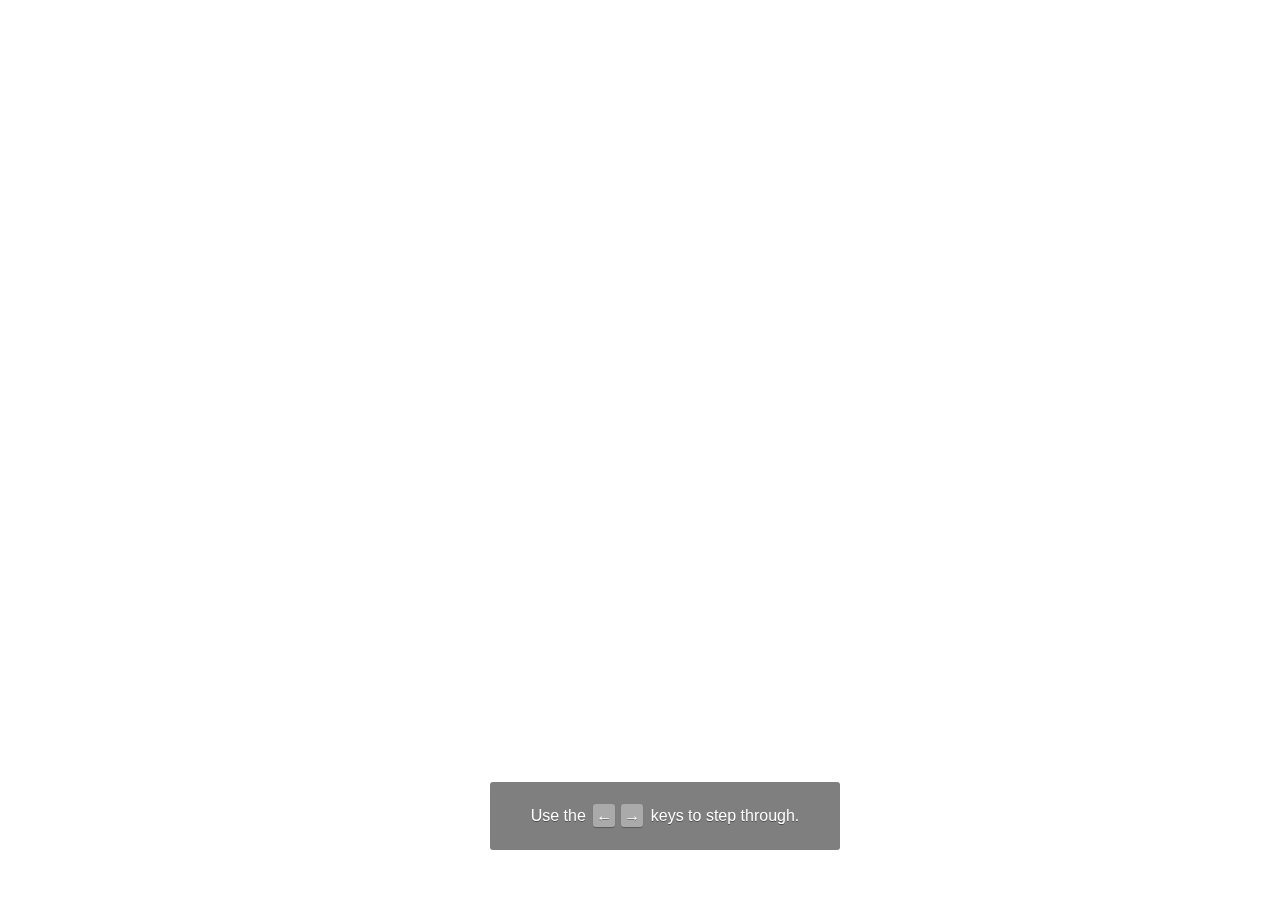
<file: MathBox.js-master/examples/BezierSurface.html>
<!DOCTYPE html>
<html>
<head>
  <meta charset="utf-8">
  <title>MathBox - Example: Bezier Surface</title>

  <!--
    This example shows how a bicubic bezier surface is made, using lots of custom expressions and clocks. Also shows how to use the director class.
  -->

  <script type="text/javascript" charset="utf-8" src="../vendor/domready.js"></script>
  <script type="text/javascript" charset="utf-8" src="../build/MathBox-bundle.js"></script>

  <script type="text/javascript">
    DomReady.ready(function () {
      if (location.href.match(/^file:/)) {
        document.getElementById('info').style.opacity = 1;
        document.getElementById('info').innerHTML = "Sorry. This example does not work when accessed using file://. Please use an http:// host and try again.";
      }
    });
  </script>

  <script type="text/javascript">
  /**
   * Bootstrap
   */
  DomReady.ready(function() {
    ThreeBox.preload([
      '../shaders/snippets.glsl.html',
    ], function () {

      // MathBox boilerplate
      var mathbox = window.mathbox = mathBox({
        cameraControls: true,
        cursor:         true,
        controlClass:   ThreeBox.OrbitControls,
        elementResize:  true,
        fullscreen:     true,
        screenshot:     true,
        stats:          false,
        scale:          1,
      }).start();

      // Viewport camera/setup
      mathbox
        .viewport({
          type: 'cartesian',
          range: [[0, 1], [-1, 1], [0, 1]],
          scale: [.8, .8, .8],
        })
        .camera({
          orbit: 3.5,
          theta: τ/4,
        })
        .transition(300);

      // Director
      var director = window.director = new MathBox.Director(mathbox, script);

      // Show info if not iframed.
      if (top == window) {
        document.getElementById('info').style.opacity = 1;
      }

      // Arrow controls
      // Controls for stand-alone
      window.addEventListener('touchstart', function (e) {
        director.forward();
        document.getElementById('info').style.opacity = '0';
      });
      window.addEventListener('keydown', function (e) {
        if (e.keyCode == 38 || e.keyCode == 37) director.back();
        else if (e.keyCode == 40 || e.keyCode == 39) director.forward();
        else {
          return;
        }

        document.getElementById('info').style.opacity = 0;
      });
    });
  });
  </script>

  <script type="text/javascript">
  /**
   * Custom helpers
   */

  // Clock that starts as soon as it is first called (per id).
  var clocks = {};
  window.clock = function (id) {
    if (!clocks[id]) clocks[id] = +new Date();
    return (+new Date() - clocks[id]) * .001;
  }

  // Generate randomly offset control points for a bezier surface
  function surface(a, b, x, y) {
    y *= 5.1;
    x = x * 3.8;
    s = .35 + (a >= 1 && a <= 2 ? .45 : 0);
    return [a/3, Math.cos(x+y*.5) * Math.cos(y*.9) * s + s, b/3];
  }

  // Animated control points for a bezier surface
  function surface2(a, b, x, y) {
    t = clock(2) - 2;

    f = Math.min(1, Math.max(0, t))*.2;
    c = (a != 0 && a != 3) || (b != 0 && b != 3) ? 1 : 0;

    y *= 5.1;
    x = x * 3.8;
    s = .35 + (a >= 1 && a <= 2 ? .45 : 0);

    t = t * 1.3;
    t += x + y + 3;

    return [
      a/3 + Math.cos(t*.43)*f*c,
      Math.cos(x+y*.5) * Math.cos(y*.9) * s + s + Math.cos(t*.33+2)*f*c,
      b/3 + Math.sin(-t*.63+1)*f*c];
  }

  // Project surface down for shadow
  function shadow(a, b, x, y) {
    var p = surface(a, b, x, y);
    p[1] = 0;
    return p;
  }

  // Project animated surface down for shadow
  function shadow2(a, b, x, y) {
    var p = surface2(a, b, x, y);
    p[1] = 0;
    return p;
  }

  // Base plane of surface
  function flat(a, b, x, y) {
    return [a/3, 0.001, b/3];
  }

  // 1D slice of surface control points
  function surface1(b) {
    var y = b;
    return function (a, x) {
      return surface(a, b, x, y);
    }
  }

  // 1D slice of flat control points
  function flat1(b) {
    var y = b;
    return function (a, x) {
      return flat(a, b, x, y);
    }
  }

  // Sweeping motion 
  function sweep(a, x) {
    var t = lerptime(clock(1));

    var q = [];
    _.loop(4, function (i) {
      q.push(surface(i, a, i, x));
    });
    q.push(t);
    return cubiclerp.apply(null, q);
  }

  // Cubic bezier interpolation
  function cubiclerp(a, b, c, d, t) {
    var ab = lerp(a, b, t),
        bc = lerp(b, c, t),
        cd = lerp(c, d, t);

    return lerp(
        lerp(ab, bc, t),
        lerp(bc, cd, t),
        t
      );
  }

  // Linear interpolation
  function lerp(a, b, t) {
    return [ a[0]+(b[0]-a[0])*t || 0, a[1]+(b[1]-a[1])*t || 0,  a[2]+(b[2]-a[2])*t || 0 ];
  }

  // Back and forth easing curve with minor pause at the edges.
  function lerptime(t) {
    t = t*.33-.5;
    t = Math.sin(Math.min(1, Math.max(-1, .7*Math.asin(Math.sin(π*t))))*τ/4);
    return t*.5+.5;
  }

  // Two control points for linear interpolation
  var lerppoints = [
    [1.2, 0.3, 0.1],
    [1.2, 0.3, 0.9],
  ];

  // Interpolated control point for linear interpolation
  function lerppoint() {
    var t = lerptime(clock(3)+3);
    return lerp(lerppoints[0], lerppoints[1], t);
  }

  // Script
  var script = [

    // 4x4 grid
    [
      ['add', 'grid', {
        axis: [ 0, 2 ],
        color: 0xB0B0B0,
        offset: [0, 0, 0],
        lineWidth: 2,
        tickUnit: [1/3, 1/3],
        ticks: [3, 3],
      }, {
        duration: 300,
      }],
      ['add', 'surface', {
        id: 'dots',
        domain: [[0, 3], [0, 3]],
        n: 4,
        points: true,
        mesh: false,
        live: true,
        expression: flat,
        pointSize: 20,
        zIndex: 1,
      }],
    ],

    // Connect 4 points each
    [
      ['animate', 'surface', {
        opacity: 0.5
      }, {
        duration: 500,
      }],
      ['add', 'bezier', {
        id: 'b1',
        live: true,
        expression: flat1(0),
        lineWidth: 6,
        zIndex: 2,
      }, {
        duration: 500,
      }],
      ['add', 'bezier', {
        id: 'b2',
        live: true,
        expression: flat1(1),
        lineWidth: 6,
        zIndex: 2,
      }, {
        duration: 500,
      }],
      ['add', 'bezier', {
        id: 'b3',
        live: true,
        expression: flat1(2),
        lineWidth: 6,
        zIndex: 2,
      }, {
        duration: 500,
      }],
      ['add', 'bezier', {
        id: 'b4',
        live: true,
        expression: flat1(3),
        lineWidth: 6,
        zIndex: 2,
      }, {
        duration: 500,
      }],
    ],

    // Go 3d
    [
      ['animate', 'camera', {
        theta: .5,
        phi: τ/8,
      }, {
        delay: 0,
        duration: 1000,
      }],

      ['animate', '#b1', {
        expression: surface1(0),
      }, {
        delay: 1300,
        duration: 700,
      }],

      ['animate', '#b2', {
        expression: surface1(1),
      }, {
        delay: 1300,
        duration: 700,
      }],
      ['animate', '#b3', {
        expression: surface1(2),
      }, {
        delay: 1300,
        duration: 700,
      }],
      ['animate', '#b4', {
        expression: surface1(3),
      }, {
        delay: 1300,
        duration: 700,
      }],

      ['animate', '#dots', {
        expression: surface,
      }, {
        delay: 1300,
        duration: 700,
      }],
      ['add', 'surface', {
        id: 'shadow',
        domain: [[0, 3], [0, 3]],
        n: 4,
        points: true,
        mesh: false,
        live: true,
        color: 0x000000,
        opacity: .1,
        expression: shadow,
        pointSize: 20,
        zIndex: -100,
      }],
    ],

    // Sweep cross bezier
    [
      ['animate', 'surface', {
        opacity: 0,
      }, {
        duration: 500,
      }],
      ['animate', 'bezier', {
        color: 0xB0B0B0,
      }, {
        duration: 500,
      }],
      ['add', 'curve', {
        n: 4,
        id: "sweepdots",
        domain: [0, 3],
        points: true,
        line: false,
        pointSize: 20,
        live: true,
        expression: sweep,
      }, {
        duration: 300,
      }],
    ],

    // Connect
    [
      ['add', 'bezier', {
        id: 'sweep',
        lineWidth: 6,
        live: true,
        expression: sweep,
      }, {
        duration: 300,
      }],
    ],

    // Surface
    [
      ['remove', '#sweep', { duration: 1000 }],
      ['remove', '#sweepdots', { duration: 1000 }],
      ['remove', '#b1', { duration: 1000 }],
      ['remove', '#b2', { duration: 1000 }],
      ['remove', '#b3', { duration: 1000 }],
      ['remove', '#b4', { duration: 1000 }],
      ['animate', '#shadow', {
        opacity: .1,
      }, {
        duration: 500,
      }],
      ['animate', '#dots', {
        color: 0x303030,
        pointSize: 15,
        opacity: 1
      }, {
        duration: 500,
      }],
      ['add', 'surface', {
        id: "dots",
        domain: [[0, 3], [0, 3]],
        n: 4,
        points: true,
        mesh: false,
        live: true,
        expression: surface,
        pointSize: 20,
        color: 0xffffff,
      }],
      ['add', 'bezierSurface', {
        n: 64,
        id: 'result',
        domain: [[0, 0], [0, 1]],
        points: false,
        mesh: true,
        line: false,
        live: true,
        shaded: true,
        expression: surface,
      }],
      ['add', 'bezierSurface', {
        n: 24,
        id: 'resultshadow',
        domain: [[0, 0], [0, 1]],
        points: false,
        mesh: true,
        line: false,
        live: true,
        color: 0x000000,
        opacity: .1,
        shaded: false,
        expression: shadow,
      }],
      ['add', 'bezierSurface', {
        n: 24,
        id: 'result',
        domain: [[0, 0], [0, 1]],
        points: false,
        mesh: false,
        line: true,
        live: true,
        zIndex: 10,
        color: 0x2060E0,
        lineWidth: 3,
        opacity: 1,
        shaded: true,
        expression: surface,
      }],
      ['animate', '#result', {
        domain: [[0, 1], [0, 1]],
      }, {
        delay: 0,
        duration: 1500,
      }],
      ['animate', '#resultshadow', {
        domain: [[0, 1], [0, 1]],
      }, {
        delay: 0,
        duration: 1500,
      }],
      ['animate', 'camera', {
        phi: 0,
        theta: .8,
      }, {
        duration: 10000,
      }],
      ['animate', '#result', {
        expression: surface2,
      }, {
        delay: 500
      }],
      ['animate', '#resultshadow', {
        expression: shadow2,
      }, {
        delay: 500
      }],
      ['animate', '#dots', {
        expression: surface2,
      }, {
        delay: 500
      }],
      ['animate', '#shadow', {
        expression: shadow2,
      }, {
        delay: 500
      }],
    ],

    [
      ['add', 'curve', {
        n: 2,
        points: false,
        line: true,
        data: lerppoints,
        color: 0xB040D0,
        lineWidth: 6,
        opacity: .5,
      }, {
        duration: 600,
      }],
      ['add', 'curve', {
        n: 2,
        points: true,
        line: false,
        data: lerppoints,
        color: 0x404040,
        pointSize: 20,
        zIndex: 1,
      }, {
        duration: 600,
      }],
      ['add', 'curve', {
        n: 1,
        points: true,
        line: false,
        live: true,
        expression: lerppoint,
        color: 0xB040D0,
        pointSize: 20,
        zIndex: 2,
      }, {
        duration: 600,
        pointSize: 20,
      }],
    ],

  ];

  </script>

  <link href="base.css" rel="stylesheet" type="text/css" media="screen">

</head>
<body>
  <div id="info" class="transition">Use the <kbd>←</kbd><kbd>→</kbd> keys to step through.</div>
</body>
</html>
</file>
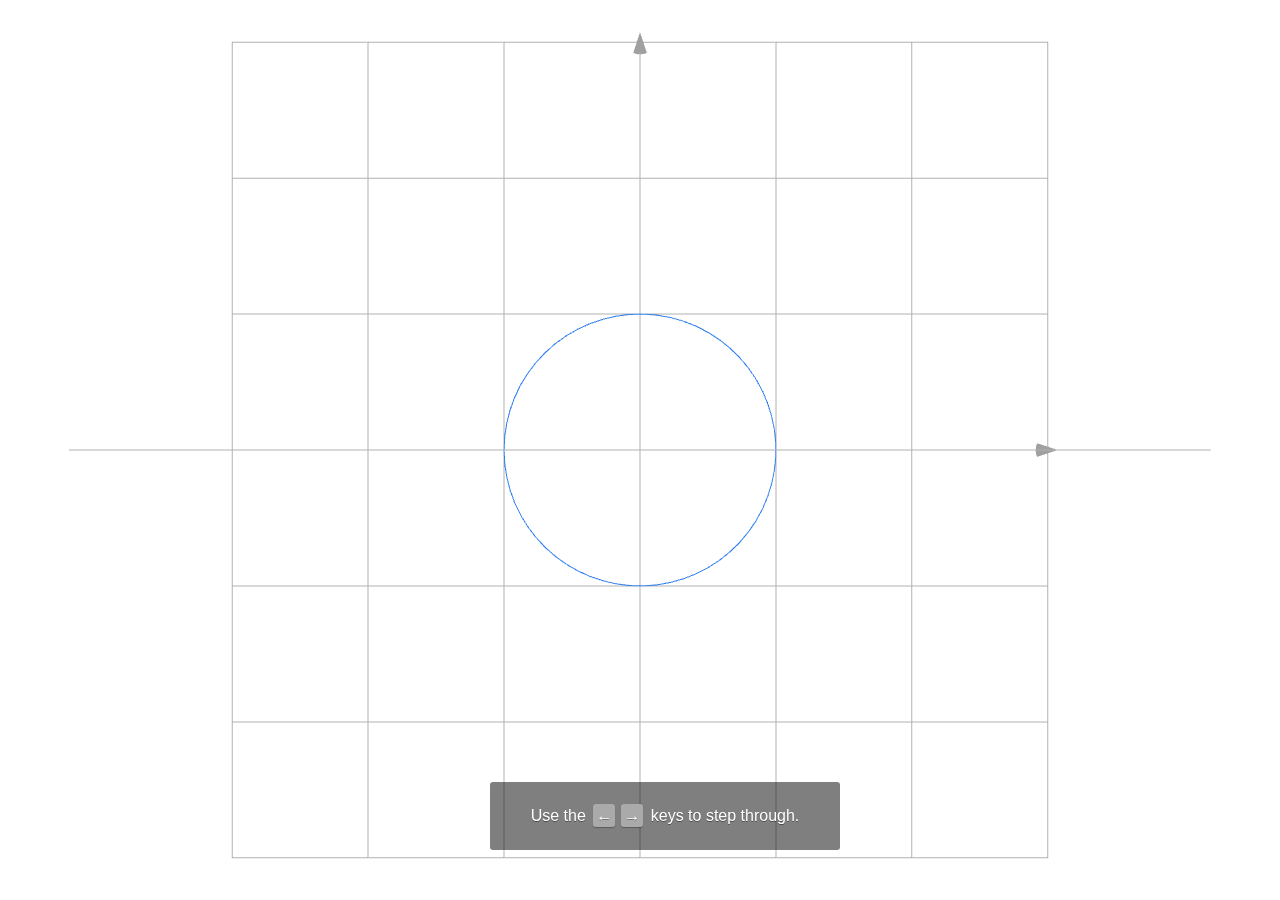
<file: MathBox.js-master/examples/ComplexCircle.html>
<!DOCTYPE html>
<html>
<head>
  <meta charset="utf-8">
  <title>MathBox - Example: x^2 + y^2 = 1 for x/y is complex.</title>

  <!--
    This example shows the circle equation when both X and Y are complex.
  -->

  <script type="text/javascript" charset="utf-8" src="../vendor/domready.js"></script>
  <script type="text/javascript" charset="utf-8" src="../build/MathBox-bundle.js"></script>

  <script type="text/javascript">
    DomReady.ready(function () {
      if (location.href.match(/^file:/)) {
        document.getElementById('info').style.opacity = 1;
        document.getElementById('info').innerHTML = "Sorry. This example does not work when accessed using file://. Please use an http:// host and try again.";
      }
    });
  </script>

  <script type="text/javascript">
  /**
   * Bootstrap
   */
  DomReady.ready(function() {
    ThreeBox.preload([
      '../shaders/snippets.glsl.html',
    ], function () {

      // MathBox boilerplate
      var mathbox = window.mathbox = mathBox({
        cameraControls: true,
        cursor:         true,
        controlClass:   ThreeBox.OrbitControls,
        elementResize:  true,
        fullscreen:     true,
        screenshot:     true,
        stats:          false,
        scale:          1,
      }).start();

      // Viewport camera/setup
      mathbox
        // Cartesian viewport
        .viewport({
          type: 'cartesian',
          range: [[-3, 3], [-3, 3], [-3, 3]],
          scale: [1, 1, 1],
        })
        .camera({
          orbit: 3.5,
          phi: τ/4,
          theta: 0,
        })
        .transition(500)

        // Axes
        .axis({
          id: 'xreal',
          axis: 0,
          color: 0xa0a0a0,
          ticks: 5,
          lineWidth: 2,
          size: .05,
        })
        .axis({
          id: 'yreal',
          axis: 1,
          color: 0xa0a0a0,
          ticks: 5,
          lineWidth: 2,
          size: .05,
          zero: false,
        })

        // Grid
        .grid({
          id: 'xy',
          axis: [0, 1],
          ticks: [5, 5],
          color: 0xb0b0b0,
          lineWidth: 1,
        })
        .grid({
          id: 'xz',
          axis: [0, 2],
          ticks: [5, 5],
          color: 0xb0b0b0,
          lineWidth: 1,
        })

        // Spline
        .curve({
          id: 'circle',
          n: 64,
          live: false,
          domain: [-π, π],
          expression: function (x, i) {
            return [Math.cos(x), Math.sin(x), 0];
          },
          lineWidth: 5,
        })

      // Director
      var director = window.director = new MathBox.Director(mathbox, script);

      // Show info if not iframed.
      if (top == window) {
        document.getElementById('info').style.opacity = 1;
      }

      // Arrow controls
      // Controls for stand-alone
      window.addEventListener('touchstart', function (e) {
        director.forward();
        document.getElementById('info').style.opacity = '0';
      });
      window.addEventListener('keydown', function (e) {
        if (e.keyCode == 38 || e.keyCode == 37) director.back();
        else if (e.keyCode == 40 || e.keyCode == 39) director.forward();
        else {
          return;
        }

        document.getElementById('info').style.opacity = 0;
      });
    });
  });
  </script>

  <script type="text/javascript">
  /**
   * Custom helpers
   */
  function square(c) {
    return [c[0]*c[0] - c[1]*c[1], 2*c[0]*c[1]];
  }

  function sqrt(c) {
    var r = Math.sqrt(c[0]*c[0] + c[1]*c[1]);
    var th = Math.atan2(c[1], c[0]);
    r = Math.sqrt(r);
    th = th / 2;
    return [Math.cos(th)*r, Math.sin(th)*r];
  }

  function add(c1, c2) {
    return [c1[0] + c2[0], c1[1] + c2[1]];
  }

  function mul(c1, c2) {
    return [c1[0]*c2[0] - c1[1]*c2[1], c1[0]*c2[1] + c2[0]*c1[1]];
  }

  // Script
  var script = [

    [
      ['animate', 'camera', {
        theta: .6,
      }, {
        delay: 0,
        duration: 2000,
      }],
      ['animate', 'camera', {
        phi: τ/4+1,
      }, {
        delay: 2500,
        duration: 3000,
      }],
      ['add', 'curve', {
        id: 'hyperbolaX1',
        n: 64,
        live: false,
        domain: [-2, 2],
        color: 0x50c020,
        expression: function (x, i) {
          return [(Math.exp(x) + Math.exp(-x))/2, 0, (Math.exp(x) - Math.exp(-x))/2];
        },
        lineWidth: 5,
      }, {
        delay: 2000,
      }],
      ['add', 'curve', {
        id: 'hyperbolaX2',
        n: 64,
        live: false,
        domain: [-2, 2],
        color: 0x50c020,
        expression: function (x, i) {
          return [-(Math.exp(x) + Math.exp(-x))/2, 0, (Math.exp(x) - Math.exp(-x))/2];
        },
        lineWidth: 5,
      }, {
        delay: 2000,
      }],
    ],

    [
      ['animate', 'camera', {
        phi: τ/4+3.14+1.57,
        theta: .2,
      }, {
        delay: 500,
        duration: 5000,
      }],
      ['add', 'curve', {
        id: 'hyperbolaX1',
        n: 64,
        live: false,
        domain: [-2, 2],
        color: 0xc02050,
        expression: function (x, i) {
          return [0, (Math.exp(x) + Math.exp(-x))/2, (Math.exp(x) - Math.exp(-x))/2];
        },
        lineWidth: 5,
      }, {
        delay: 0,
      }],
      ['add', 'curve', {
        id: 'hyperbolaX2',
        n: 64,
        live: false,
        domain: [-2, 2],
        color: 0xc02050,
        expression: function (x, i) {
          return [0, -(Math.exp(x) + Math.exp(-x))/2, (Math.exp(x) - Math.exp(-x))/2];
        },
        lineWidth: 5,
      }, {
        delay: 0,
      }],
    ],

    [
      ['animate', 'camera', {
        phi: τ/4+τ,
      }, {
        delay: 1000,
        duration: 3000,
      }],
      ['add', 'surface', {
        id: 'green1',
        color: 0x50c020,
        n: [63, 63],
        line: true,
        live: false,
        opacity: .75,
        domain: [[-2, -.001], [.001, 2]],
        expression: function (x, y, i, j) {
          var c = sqrt(add(square([x, y]), [-1, 0]));
          return [x, -c[1], -c[0] + y];
        },
        zIndex: -1,
      }],
      ['add', 'surface', {
        id: 'green2',
        color: 0x50c020,
        n: [63, 63],
        line: true,
        live: false,
        opacity: .75,
        domain: [[.001, 2], [.001, 2]],
        expression: function (x, y, i, j) {
          var c = sqrt(add(square([x, y]), [-1, 0]));
          return [x, -c[1], -c[0] + y];
        },
        zIndex: -1,
      }],
      ['add', 'surface', {
        id: 'green3',
        color: 0x50c020,
        n: [63, 63],
        line: true,
        live: false,
        opacity: .75,
        domain: [[-2, -.001], [.001, 2]],
        expression: function (x, y, i, j) {
          var c = sqrt(add(square([x, y]), [-1, 0]));
          return [x, c[1], c[0] + y];
        },
        zIndex: -1,
      }],
      ['add', 'surface', {
        id: 'green4',
        color: 0x50c020,
        n: [63, 63],
        line: true,
        live: false,
        opacity: .75,
        domain: [[.001, 2], [.001, 2]],
        expression: function (x, y, i, j) {
          var c = sqrt(add(square([x, y]), [-1, 0]));
          return [x, c[1], c[0] + y];
        },
        zIndex: -1,
      }],
    ],

    [
      ['animate', 'camera', {
        phi: τ/4+τ*1.5,
      }, {
        delay: 1000,
        duration: 3000,
      }],
      ['add', 'surface', {
        id: 'purple1',
        color: 0x5020c0,
        n: [63, 63],
        line: true,
        live: false,
        opacity: .75,
        domain: [[-2, -.001], [-2, -.001]],
        expression: function (x, y, i, j) {
          var c = sqrt(add(square([x, y]), [-1, 0]));
          return [x, -c[1], -c[0] + y];
        },
        zIndex: -1,
      }],
      ['add', 'surface', {
        id: 'purple2',
        color: 0x5020c0,
        n: [63, 63],
        line: true,
        live: false,
        opacity: .75,
        domain: [[.001, 2], [-2, -.001]],
        expression: function (x, y, i, j) {
          var c = sqrt(add(square([x, y]), [-1, 0]));
          return [x, -c[1], -c[0] + y];
        },
        zIndex: -1,
      }],
      ['add', 'surface', {
        id: 'purple3',
        color: 0x5020c0,
        n: [63, 63],
        line: true,
        live: false,
        opacity: .75,
        domain: [[-2, -.001], [-2, -.001]],
        expression: function (x, y, i, j) {
          var c = sqrt(add(square([x, y]), [-1, 0]));
          return [x, c[1], c[0] + y];
        },
        zIndex: -1,
      }],
      ['add', 'surface', {
        id: 'purple4',
        color: 0x5020c0,
        n: [63, 63],
        line: true,
        live: false,
        opacity: .75,
        domain: [[.001, 2], [-2, -.001]],
        expression: function (x, y, i, j) {
          var c = sqrt(add(square([x, y]), [-1, 0]));
          return [x, c[1], c[0] + y];
        },
        zIndex: -1,
      }],
    ],

  ];

  </script>

  <link href="base.css" rel="stylesheet" type="text/css" media="screen">

</head>
<body>
  <div id="info" class="transition">Use the <kbd>←</kbd><kbd>→</kbd> keys to step through.</div>
</body>
</html>
</file>
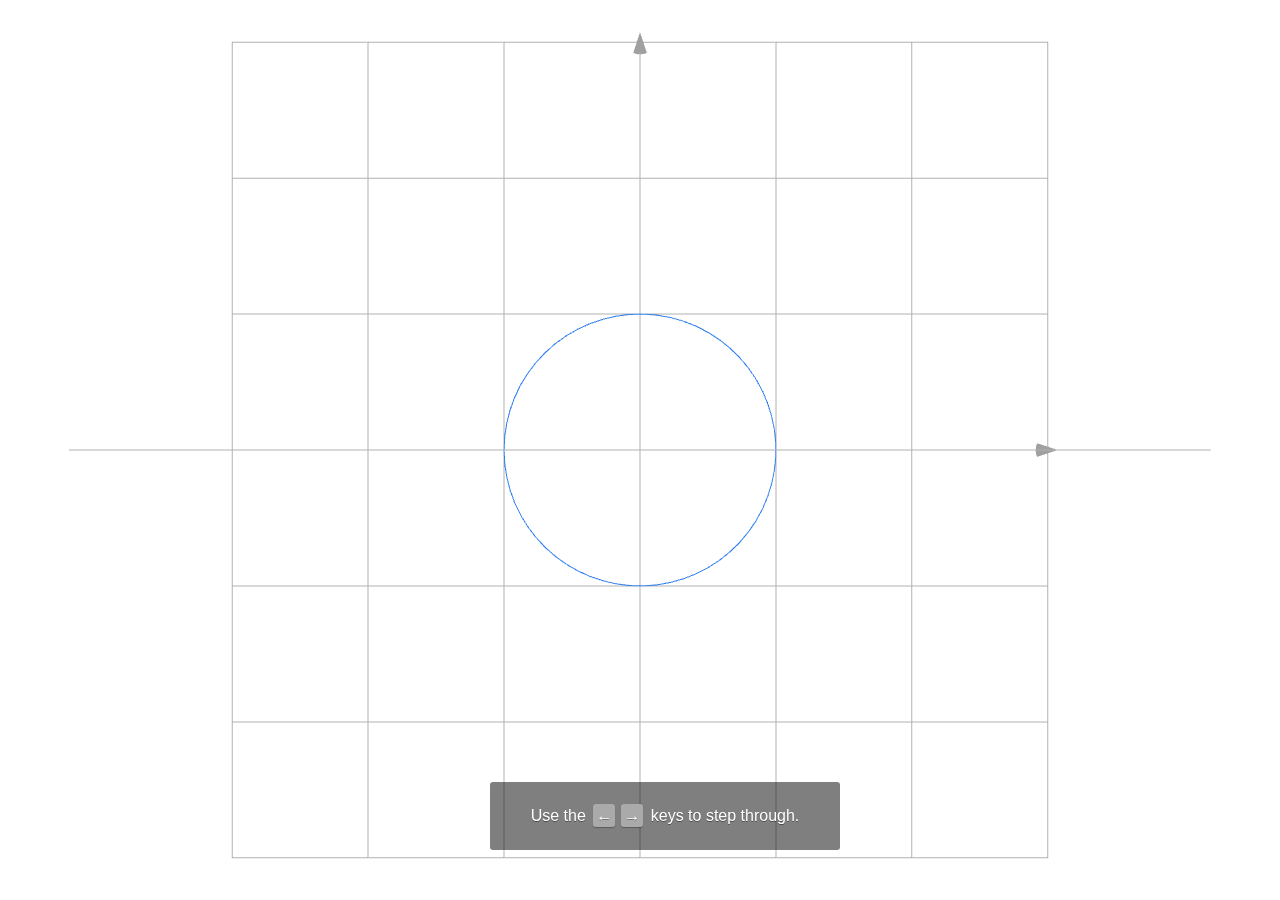
<file: MathBox.js-master/examples/ComplexCircleAlt.html>
<!DOCTYPE html>
<html>
<head>
  <meta charset="utf-8">
  <title>MathBox - Example: x^2 + y^2 = 1 for x/y is complex.</title>

  <!--
    This example shows the circle equation when both X and Y are complex.
  -->

  <script type="text/javascript" charset="utf-8" src="../vendor/domready.js"></script>
  <script type="text/javascript" charset="utf-8" src="../build/MathBox-bundle.js"></script>

  <script type="text/javascript">
    DomReady.ready(function () {
      if (location.href.match(/^file:/)) {
        document.getElementById('info').style.opacity = 1;
        document.getElementById('info').innerHTML = "Sorry. This example does not work when accessed using file://. Please use an http:// host and try again.";
      }
    });
  </script>

  <script type="text/javascript">
  var cosine = 1;
  var sine = 0;

  /**
   * Bootstrap
   */
  DomReady.ready(function() {
    ThreeBox.preload([
      '../shaders/snippets.glsl.html',
    ], function () {

      // MathBox boilerplate
      var mathbox = window.mathbox = mathBox({
        cameraControls: true,
        cursor:         true,
        controlClass:   ThreeBox.OrbitControls,
        elementResize:  true,
        fullscreen:     true,
        screenshot:     true,
        stats:          false,
        scale:          1,
      }).start();

      // Viewport camera/setup
      mathbox
        // Cartesian viewport
        .viewport({
          type: 'cartesian',
          range: [[-3, 3], [-3, 3], [-3, 3]],
          scale: [1, 1, 1],
        })
        .camera({
          orbit: 3.5,
          phi: τ/4,
          theta: 0,
        })
        .transition(500)

        // Axes
        .axis({
          id: 'xreal',
          axis: 0,
          color: 0xa0a0a0,
          ticks: 5,
          lineWidth: 2,
          size: .05,
        })
        .axis({
          id: 'yreal',
          axis: 1,
          color: 0xa0a0a0,
          ticks: 5,
          lineWidth: 2,
          size: .05,
          zero: false,
        })

        // Grid
        .grid({
          id: 'xy',
          axis: [0, 1],
          ticks: [5, 5],
          color: 0xb0b0b0,
          lineWidth: 1,
        })
        .grid({
          id: 'xz',
          axis: [0, 2],
          ticks: [5, 5],
          color: 0xb0b0b0,
          lineWidth: 1,
        })

        // Spline
        .curve({
          id: 'circle',
          n: 64,
          live: true,
          domain: [-π, π],
          expression: function (x, i) {
            return [Math.cos(x), Math.sin(x), 0];
          },
          lineWidth: 5,
        })

      mathbox.world().loop().hookPreRender(function () {
        var th = angle();
        cosine = Math.cos(th);
        sine = Math.sin(th);
      });

      // Director
      var director = window.director = new MathBox.Director(mathbox, script);

      // Show info if not iframed.
      if (top == window) {
        document.getElementById('info').style.opacity = 1;
      }

      // Arrow controls
      // Controls for stand-alone
      window.addEventListener('touchstart', function (e) {
        director.forward();
        document.getElementById('info').style.opacity = '0';
      });
      window.addEventListener('keydown', function (e) {
        if (e.keyCode == 38 || e.keyCode == 37) director.back();
        else if (e.keyCode == 40 || e.keyCode == 39) director.forward();
        else {
          return;
        }

        document.getElementById('info').style.opacity = 0;
      });
    });
  });

  /**
   * Custom helpers
   */
  function square(c) {
    return [c[0]*c[0] - c[1]*c[1], 2*c[0]*c[1]];
  }

  function sqrt(c) {
    var r = Math.sqrt(c[0]*c[0] + c[1]*c[1]);
    var th = Math.atan2(c[1], c[0]);
    r = Math.sqrt(r);
    th = th / 2;
    return [Math.cos(th)*r, Math.sin(th)*r];
  }

  function add(c1, c2) {
    return [c1[0] + c2[0], c1[1] + c2[1]];
  }

  function mul(c1, c2) {
    return [c1[0]*c2[0] - c1[1]*c2[1], c1[0]*c2[1] + c2[0]*c1[1]];
  }

  function angle() {
    var t = Math.max(0, (director.clock(2) - 5) * .1);
    return t<.5 ? t*t : t-.25;
  }

  function project(c) {
    return [c[0] + c[1] * cosine, c[2], c[3] + c[1] * sine];
  }

  // Script
  var script = [

    [
      ['animate', 'camera', {
        theta: .6,
      }, {
        delay: 0,
        duration: 2000,
      }],
      ['animate', 'camera', {
        phi: τ/4+1,
      }, {
        delay: 2500,
        duration: 3000,
      }],
      ['add', 'curve', {
        id: 'hyperbolaX1',
        n: 64,
        live: true,
        domain: [-2, 2],
        color: 0x50c020,
        expression: function (x, i) {
          return project([(Math.exp(x) + Math.exp(-x))/2, 0, 0, (Math.exp(x) - Math.exp(-x))/2]);
        },
        lineWidth: 5,
      }, {
        delay: 2000,
      }],
      ['add', 'curve', {
        id: 'hyperbolaX2',
        n: 64,
        live: true,
        domain: [-2, 2],
        color: 0x50c020,
        expression: function (x, i) {
          return project([-(Math.exp(x) + Math.exp(-x))/2, 0, 0, (Math.exp(x) - Math.exp(-x))/2]);
        },
        lineWidth: 5,
      }, {
        delay: 2000,
      }],
    ],

    [
      ['animate', 'camera', {
        phi: τ/4+3.14+1.57,
        theta: .2,
      }, {
        delay: 500,
        duration: 5000,
      }],
      ['add', 'curve', {
        id: 'hyperbolaX1',
        n: 64,
        live: true,
        domain: [-2, 2],
        color: 0xc02050,
        expression: function (x, i) {
          return project([0, (Math.exp(x) - Math.exp(-x))/2, (Math.exp(x) + Math.exp(-x))/2, 0]);
        },
        lineWidth: 5,
      }, {
        delay: 0,
      }],
      ['add', 'curve', {
        id: 'hyperbolaX2',
        n: 64,
        live: true,
        domain: [-2, 2],
        color: 0xc02050,
        expression: function (x, i) {
          return project([0, (Math.exp(x) - Math.exp(-x))/2, -(Math.exp(x) + Math.exp(-x))/2, 0]);
        },
        lineWidth: 5,
      }, {
        delay: 0,
      }],
    ],

    [
      ['animate', 'camera', {
        phi: τ/4+τ,
      }, {
        delay: 1000,
        duration: 3000,
      }],
      ['add', 'surface', {
        id: 'green1',
        color: 0x50c020,
        n: [41, 41],
        line: true,
        live: true,
        opacity: .75,
        domain: [[-2, -.001], [.001, 2]],
        expression: function (x, y, i, j) {
          var c = sqrt(add(square([x, y]), [-1, 0]));
          return project([x, y, -c[1], -c[0]]);
        },
        zIndex: -1,
      }],
      ['add', 'surface', {
        id: 'green2',
        color: 0x50c020,
        n: [41, 41],
        line: true,
        live: true,
        opacity: .75,
        domain: [[.001, 2], [.001, 2]],
        expression: function (x, y, i, j) {
          var c = sqrt(add(square([x, y]), [-1, 0]));
          return project([x, y, -c[1], -c[0]]);
        },
        zIndex: -1,
      }],
      ['add', 'surface', {
        id: 'green3',
        color: 0x50c020,
        n: [41, 41],
        line: true,
        live: true,
        opacity: .75,
        domain: [[-2, -.001], [.001, 2]],
        expression: function (x, y, i, j) {
          var c = sqrt(add(square([x, y]), [-1, 0]));
          return project([x, y, c[1], c[0]]);
        },
        zIndex: -1,
      }],
      ['add', 'surface', {
        id: 'green4',
        color: 0x50c020,
        n: [41, 41],
        line: true,
        live: true,
        opacity: .75,
        domain: [[.001, 2], [.001, 2]],
        expression: function (x, y, i, j) {
          var c = sqrt(add(square([x, y]), [-1, 0]));
          return project([x, y, c[1], c[0]]);
        },
        zIndex: -1,
      }],
    ],

    [
      ['animate', 'camera', {
        phi: τ/4+τ*1.5,
      }, {
        delay: 1000,
        duration: 3000,
      }],
      ['add', 'surface', {
        id: 'purple1',
        color: 0x5020c0,
        n: [41, 41],
        line: true,
        live: true,
        opacity: .75,
        domain: [[-2, -.001], [-2, -.001]],
        expression: function (x, y, i, j) {
          var c = sqrt(add(square([x, y]), [-1, 0]));
          return project([x, y, -c[1], -c[0]]);
        },
        zIndex: -1,
      }],
      ['add', 'surface', {
        id: 'purple2',
        color: 0x5020c0,
        n: [41, 41],
        line: true,
        live: true,
        opacity: .75,
        domain: [[.001, 2], [-2, -.001]],
        expression: function (x, y, i, j) {
          var c = sqrt(add(square([x, y]), [-1, 0]));
          return project([x, y, -c[1], -c[0]]);
        },
        zIndex: -1,
      }],
      ['add', 'surface', {
        id: 'purple3',
        color: 0x5020c0,
        n: [41, 41],
        line: true,
        live: true,
        opacity: .75,
        domain: [[-2, -.001], [-2, -.001]],
        expression: function (x, y, i, j) {
          var c = sqrt(add(square([x, y]), [-1, 0]));
          return project([x, y, c[1], c[0]]);
        },
        zIndex: -1,
      }],
      ['add', 'surface', {
        id: 'purple4',
        color: 0x5020c0,
        n: [41, 41],
        line: true,
        live: true,
        opacity: .75,
        domain: [[.001, 2], [-2, -.001]],
        expression: function (x, y, i, j) {
          var c = sqrt(add(square([x, y]), [-1, 0]));
          return project([x, y, c[1], c[0]]);
        },
        zIndex: -1,
      }],
    ],

  ];

  </script>

  <link href="base.css" rel="stylesheet" type="text/css" media="screen">

</head>
<body>
  <div id="info" class="transition">Use the <kbd>←</kbd><kbd>→</kbd> keys to step through.</div>
</body>
</html>
</file>
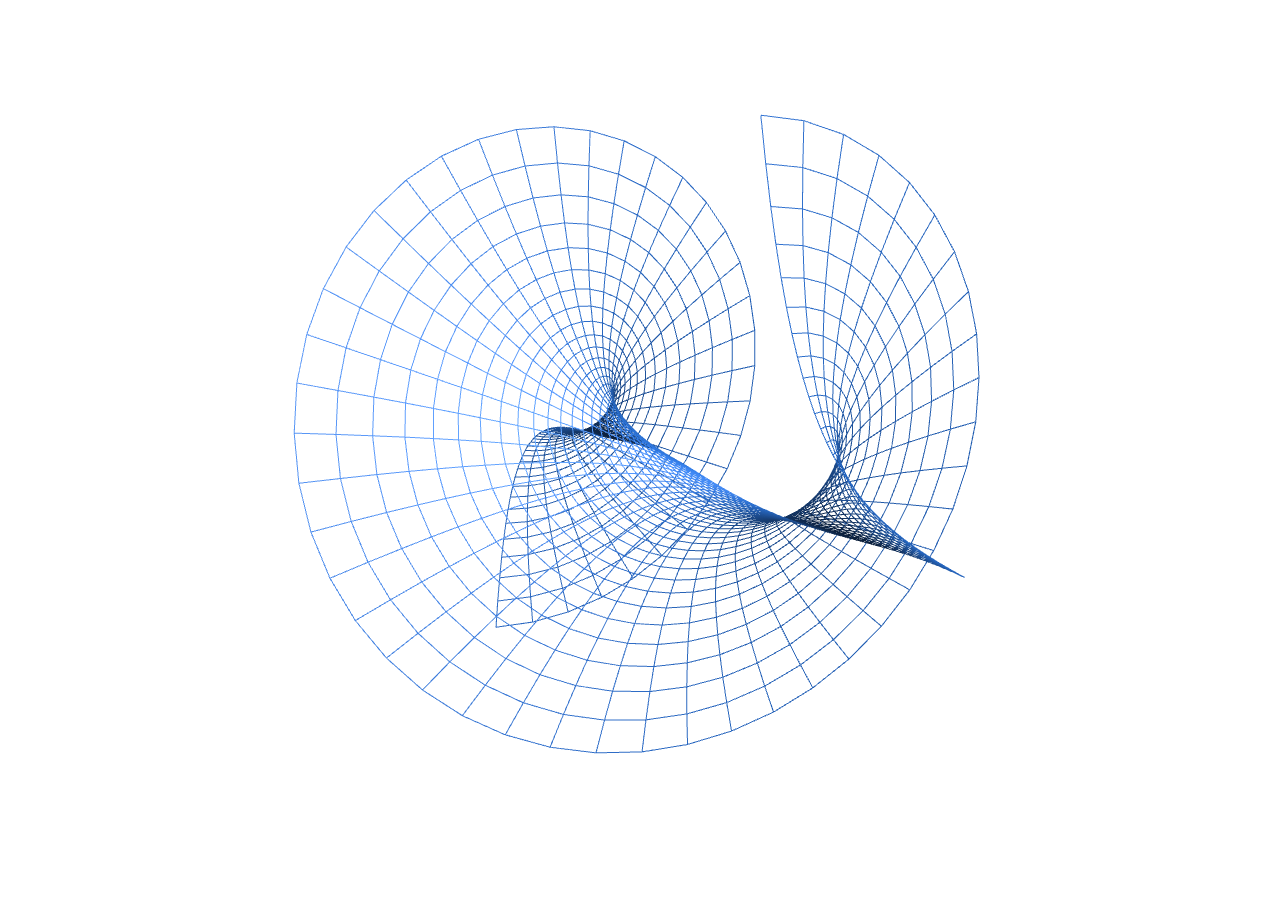
<file: MathBox.js-master/examples/ComplexExponentiation.html>
<!DOCTYPE html>
<html>
<head>
  <meta charset="utf-8">
  <title>MathBox - Example: Complex 4D surface projected down to 3D.</title>

  <!--
    This example shows a complex 4D surface projected down to 3D
  -->

  <script type="text/javascript" charset="utf-8" src="../vendor/domready.js"></script>
  <script type="text/javascript" charset="utf-8" src="../build/MathBox-bundle.js"></script>

  <script type="text/javascript">
    DomReady.ready(function () {
      if (location.href.match(/^file:/)) {
        document.getElementById('info').style.opacity = 1;
        document.getElementById('info').innerHTML = "Sorry. This example does not work when accessed using file://. Please use an http:// host and try again.";
      }
    });
  </script>

  <script type="text/javascript">
  /**
   * Bootstrap
   */
  DomReady.ready(function() {
    ThreeBox.preload([
      '../shaders/snippets.glsl.html',
    ], function () {

      // MathBox boilerplate
      var mathbox = window.mathbox = mathBox({
        cameraControls: true,
        cursor:         true,
        controlClass:   ThreeBox.OrbitControls,
        elementResize:  true,
        fullscreen:     true,
        screenshot:     true,
        stats:          false,
        scale:          1,
      }).start();

      // Viewport camera/setup
      mathbox
        // Cartesian viewport
        .viewport({
          type: 'cartesian',
          range: [[-5, 5], [-5, 5], [-5, 5]],
          scale: [1, 1, 1],
          polar: 0,
        })
        .camera({
          orbit: 4,
          phi: τ/2,
          theta: .2,
        })
        .transition(300)

        // Surface function
        .surface({
          mesh: false,
          line: true,
          shaded: true,
          domain: [[-2.5, 1.5], [-π*1.5, π*1.5]],
          n: [32, 64],
          expression: surfaceFunc,
        })

      // Rotate camera continuously
      mathbox.world().loop().hookPreRender(function () {
        mathbox.set('camera', { phi: +new Date() * .0003 });
      });

    });
  });

  /**
   * Custom helpers
   */

  // Complex exponentiation function, projected down to 3D
  function surfaceFunc(x, y) {
    var p = π/2;
    var z = Math.exp(x);

    return [
      Math.cos(y) * z + Math.cos(p) * y,
      Math.sin(y) * z,
      x  + Math.sin(p) * y
    ];
  }

  </script>

  <link href="base.css" rel="stylesheet" type="text/css" media="screen">

</head>
<body>
  <div id="info"></div>
</body>
</html>
</file>
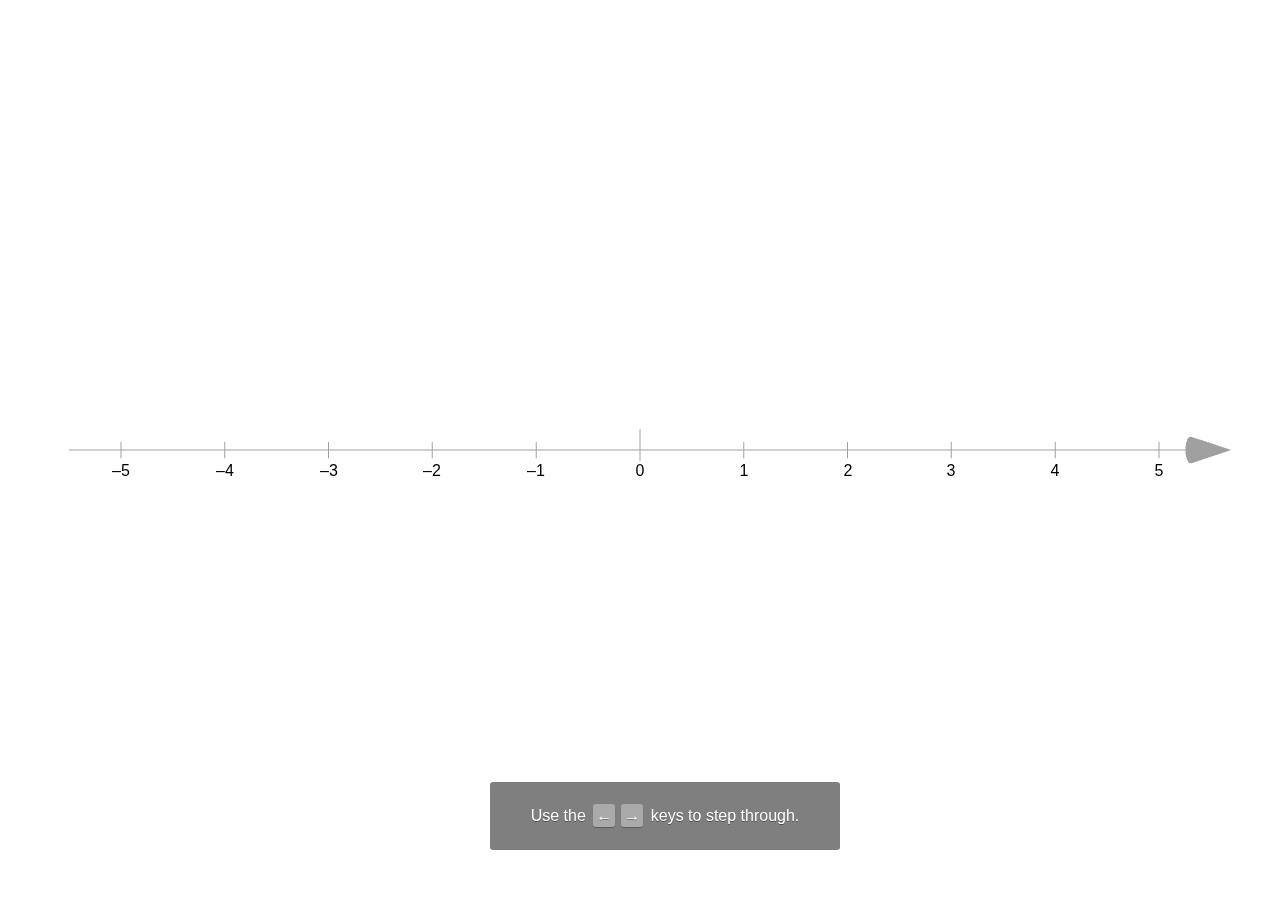
<file: MathBox.js-master/examples/ComplexNumbers.html>
<!DOCTYPE html>
<html>
<head>
  <meta charset="utf-8">
  <title>MathBox</title>

  <script type="text/javascript" src="http://use.typekit.com/nde6wmn.js"></script>
  <script type="text/javascript">try{Typekit.load();}catch(e){}</script>

  <script type="text/javascript" charset="utf-8" src="../vendor/domready.js"></script>
  <script type="text/javascript" charset="utf-8" src="../build/MathBox-bundle.js"></script>

  <script type="text/javascript">
    DomReady.ready(function () {
      if (location.href.match(/^file:/)) {
        document.getElementById('info').style.opacity = 1;
        document.getElementById('info').innerHTML = "Sorry. This example does not work when accessed using file://. Please use an http:// host and try again.";
      }
    });
  </script>

  <script type="text/javascript">
  /**
   * Bootstrap
   */
  DomReady.ready(function() {
    ThreeBox.preload([
      '../build/MathBox.glsl.html',
    ], function () {

      document.getElementById('info').style.opacity = '1';

      // MathBox boilerplate
      var mathbox = window.mathbox = mathBox({
        cameraControls: false,
        cursor:         true,
        controlClass:   ThreeBox.OrbitControls,
        elementResize:  true,
        fullscreen:     true,
        screenshot:     true,
        stats:          false,
        scale:          1,
      }).start();

      // Set up director
      var script = window.mathboxScript;
      var director = window.director = new MathBox.Director(mathbox, script);

      // Arrow controls
      // Controls for stand-alone
      window.addEventListener('touchstart', function (e) {
        director.forward();
        document.getElementById('info').style.opacity = '0';
      });
      window.addEventListener('keydown', function (e) {
        if (e.keyCode == 38 || e.keyCode == 37) director.back();
        else if (e.keyCode == 40 || e.keyCode == 39) director.forward();
        else {
          return;
        }

        document.getElementById('info').style.opacity = '0';
      });

      window.mathboxSetup(mathbox);
    });
  });
  </script>

  <script type="text/javascript">

  /**
   * Custom helpers
   */

  // Wandering point
  function wander(t, x, r) {
    var u = r * (1 + .1 * (Math.cos(t*.31+x+Math.cos(t*.67-1))+Math.sin(t*1.32-x*3+Math.cos(t*.441))));
    var v = t*.21+x+Math.cos(t*.57-2)+Math.sin(t*1.12-x*3+Math.cos(t*.541));
    return [Math.cos(v)*u, Math.sin(v)*u];
  }

  /**
   * Setup
   */
  window.mathboxSetup = function (mathbox) {

    // Viewport camera/setup
    mathbox
      // Polar viewport
      .viewport({
        type: 'polar',
        polar: 0,
        range: [[-5.5, 5.5], [-5.5, 5.5]],
        scale: [1.4, 1.4, 1],
      })
      .camera({
        orbit: 3.5,
        phi: τ/4,
        theta: 0,
      })
      .transition(300)

      // Number line
      .axis({
        id: 'a0',
        axis: 0,
        color: 0xa0a0a0,
        lineWidth: 2,
        size: .1,
        labels: true,
        distance: 20,
        ticks: 10,
      })
      .curve({
        id: 'tick',
        n: 2,
        data: [[0, .2], [0, -.2]],
        color: 0xa0a0a0,
        points: false,
        line: true,
        lineWidth: 2,
      })

  }

  /** 
   * Script
   */
  window.mathboxScript = [
    // Add 3 points
    [
      ['add', 'curve', {
        id: 'a',
        n: 1,
        data: [[2]],
        points: true,
        line: false,
        pointSize: 17,
        zIndex: 2,
      }],
      ['add', 'curve', {
        id: 'b',
        n: 1,
        data: [[3]],
        points: true,
        line: false,
        pointSize: 17,
        zIndex: 2,
        color: 0x20B050,
      }],
      ['add', 'curve', {
        id: 'c',
        n: 1,
        data: [[5]],
        points: true,
        line: false,
        pointSize: 17,
        zIndex: 2,
        color: 0xC02050,
      }],
    ],

    // Animate points
    [
      ['animate', '#a', {
        data: [[-2]],
      }, { duration: 1200 }],
      ['animate', '#b', {
        data: [[-1]],
      }, { duration: 1200 }],
      ['animate', '#c', {
        data: [[-3]],
      }, { duration: 1200 }],
    ],

    // Vectors
    [
      ['animate', 'axis', {
        color: 0xc0c0c0,
      }],
      ['add', 'vector', {
        id: 'va',
        n: 1,
        data: [[0], [-2]],
        lineWidth: 4,
        mathPosition: [0, 1],
        zIndex: 5,
        size: .1,
      }, {
        duration: 300,
        delay: 0,
      }],
      ['add', 'vector', {
        id: 'vb',
        n: 1,
        data: [[0], [-1]],
        lineWidth: 4,
        mathPosition: [0, .5],
        color: 0x20B050,
        zIndex: 5,
        size: .1,
      }, {
        duration: 300,
        delay: 0,
      }],
      ['add', 'vector', {
        id: 'vc',
        n: 1,
        data: [[0], [-3]],
        lineWidth: 4,
        mathPosition: [0, 1.5],
        color: 0xC02050,
        zIndex: 5,
        size: .1,
      }, {
        duration: 300,
        delay: 0,
      }],
    ],

    // Animate vectors
    [
      ['animate', '#va', {
        data: [[-1], [-3]],
        mathPosition: [0, .75],
      }, {
        duration: 500,
      }],
      ['animate', '#vb', {
        mathPosition: [0, .75],
      }, {
        duration: 500,
      }],
    ],

    // Animate points / vectors
    [
      ['animate', '#a', {
        data: [[2]],
      }, { duration: 1200 }],
      ['animate', '#b', {
        data: [[3]],
      }, { duration: 1200 }],
      ['animate', '#c', {
        data: [[5]],
      }, { duration: 1200 }],
      ['animate', '#va', {
        data: [[0], [2]],
        mathPosition: [0, .5],
      }, {
        duration: 1200,
      }],
      ['animate', '#vb', {
        data: [[0], [3]],
        mathPosition: [0, 1],
      }, {
        duration: 1200,
      }],
      ['animate', '#vc', {
        data: [[0], [5]],
      }, {
        duration: 1200,
      }],
      ['animate', '#vb', {
        data: [[2], [5]],
        mathPosition: [0, .75],
      }, {
        duration: 500,
        delay: 300,
      }],
      ['animate', '#va', {
        mathPosition: [0, .75],
      }, {
        duration: 500,
        delay: 300,
      }],
    ],

    // Clear rect, return axis
    [
      ['remove', '#a, #b, #c, #va, #vb, #vc', {
        duration: 300,
      }],
      ['animate', 'axis, #tick', {
        opacity: 1,
      }, {
        duration: 300,
        delay: 150,
      }],
      ['add', 'vector', {
        id: 'va',
        n: 1,
        data: [[0], [1]],
        points: true,
        line: false,
        pointSize: 17,
        zIndex: 20,
        lineWidth: 4,
        size: .1,
      }, {
        delay: 450,
      }],
      ['add', 'vector', {
        id: 'vr',
        n: 1,
        data: [[0], [1.5]],
        points: true,
        line: false,
        pointSize: 17,
        zIndex: 10,
        lineWidth: 4,
        size: .1,
        color: 0x20B050,
      }, {
        delay: 450,
      }],
    ],

    // Clone sequence positive
    [
      ['set', '#va', {
        opacity: 0,
      }],

      ['clone', '#va', {
        opacity: 1,
        mathPosition: [0, .5],
      }, {
        duration: 600,
      }],
      ['animate', '#va', {
        data: [[0], [1.5]],
      }, {
        duration: 600,
      }],

      ['clone', '#va', {
        opacity: 1,
        mathPosition: [0, 1],
      }, {
        delay: 800,
        duration: 600,
      }],
      ['animate', '#va', {
        data: [[0], [1.5*1.5]],
      }, {
        delay: 200,
        duration: 600,
      }],

      ['clone', '#va', {
        opacity: 1,
        mathPosition: [0, 1.5],
      }, {
        delay: 1600,
        duration: 500,
      }],
      ['animate', '#va', {
        data: [[0], [1.5*1.5*1.5]],
      }, {
        delay: 200,
        duration: 600,
      }],

      ['clone', '#va', {
        opacity: 1,
        mathPosition: [0, 2],
      }, {
        delay: 2400,
        duration: 600,
      }],
      ['animate', '#va', {
        data: [[0], [1.5*1.5*1.5*1.5]],
      }, {
        delay: 200,
        duration: 500,
      }],

      ['clone', '#va', {
        opacity: 1,
        mathPosition: [0, 2.5],
      }, {
        delay: 3200,
        duration: 500,
      }],

      ['set', '#va', {
        opacity: 1,
      }],

      ['animate', '#va', {
        opacity: 0,
      }, {
        delay: 3700,
      }],

      ['add', 'curve', {
        id: 'dots',
        points: true,
        pointSize: 12,
        line: false,
        n: 5,
        data: [[1, 0], [1.5, 0], [2.25, 0], [3.375], [5, 0]],
        color: 0xC02050,
        zIndex: 10,
      }, {
        delay: 3700,
      }],
    ],

    // Clean
    [
      ['remove', 'vector, #dots'],
      ['add', 'vector', {
        id: 'va',
        n: 1,
        data: [[0], [1]],
        points: true,
        line: false,
        pointSize: 17,
        zIndex: 20,
        lineWidth: 4,
        size: .1,
      }, {
        delay: 450,
      }],
      ['add', 'vector', {
        id: 'vr',
        n: 1,
        data: [[0], [-1.5]],
        points: true,
        line: false,
        pointSize: 17,
        zIndex: 10,
        lineWidth: 4,
        size: .1,
        color: 0x20B050,
      }, {
        delay: 450,
      }],
    ],

    // Clone sequence negative
    [
      ['set', '#va', {
        opacity: 0,
      }],

      ['clone', '#va', {
        opacity: 1,
        mathPosition: [0, .5],
      }, {
        duration: 700,
      }],
      ['animate', '#va', {
        data: [[0], [-1.5]],
      }, {
        duration: 700,
      }],

      ['clone', '#va', {
        opacity: 1,
        mathPosition: [0, 1],
      }, {
        delay: 900,
        duration: 700,
      }],
      ['animate', '#va', {
        data: [[0], [1.5*1.5]],
      }, {
        delay: 300,
        duration: 700,
      }],

      ['clone', '#va', {
        opacity: 1,
        mathPosition: [0, 1.5],
      }, {
        delay: 1800,
        duration: 700,
      }],
      ['animate', '#va', {
        data: [[0], [-1.5*1.5*1.5]],
      }, {
        delay: 300,
        duration: 700,
      }],

      ['clone', '#va', {
        opacity: 1,
        mathPosition: [0, 2],
      }, {
        delay: 2800,
        duration: 700,
      }],
      ['animate', '#va', {
        data: [[0], [1.5*1.5*1.5*1.5]],
      }, {
        delay: 300,
        duration: 700,
      }],

      ['clone', '#va', {
        opacity: 1,
        mathPosition: [0, 2.5],
      }, {
        delay: 3800,
        duration: 700,
      }],

      ['set', '#va', {
        opacity: 1,
      }],

      ['animate', '#va', {
        opacity: 0,
      }, {
        delay: 4000,
      }],

      ['add', 'curve', {
        id: 'dots',
        points: true,
        pointSize: 12,
        line: false,
        n: 5,
        data: [[1, 0], [-1.5, 0], [2.25, 0], [-3.375], [5, 0]],
        color: 0xC02050,
        zIndex: 10,
      }, {
        delay: 3800,
      }],
    ],

    // Clean
    [
      ['remove', 'vector, #dots'],
      ['add', 'vector', {
        id: 'va',
        n: 1,
        data: [[0], [1]],
        points: true,
        line: false,
        pointSize: 17,
        zIndex: 20,
        lineWidth: 4,
        size: .1,
      }, {
        delay: 450,
      }],
      ['add', 'vector', {
        id: 'vr',
        n: 1,
        data: [[0], [-1.5]],
        points: true,
        line: false,
        pointSize: 17,
        zIndex: 10,
        lineWidth: 4,
        size: .1,
        color: 0x20B050,
      }, {
        delay: 450,
      }],
    ],

    // Clone sequence complex 180
    [
      ['set', '#va', {
        opacity: 0,
      }],

      ['clone', '#va', {
        opacity: 1,
        mathPosition: [0, .5],
      }, {
        delay: 300,
        duration: 900,
      }],
      ['animate', '#va', {
        data: [[0], [1.5]],
        mathRotation: [0, 0, π],
      }, {
        duration: 900,
      }],

      ['clone', '#va', {
        opacity: 1,
        mathPosition: [0, 1],
      }, {
        delay: 1500,
        duration: 900,
      }],
      ['animate', '#va', {
        data: [[0], [1.5*1.5]],
        mathRotation: [0, 0, π*2],
      }, {
        delay: 300,
        duration: 900,
      }],

      ['clone', '#va', {
        opacity: 1,
        mathPosition: [0, 1.5],
      }, {
        delay: 2700,
        duration: 900,
      }],
      ['animate', '#va', {
        data: [[0], [1.5*1.5*1.5]],
        mathRotation: [0, 0, π*3],
      }, {
        delay: 300,
        duration: 900,
      }],

      ['clone', '#va', {
        opacity: 1,
        mathPosition: [0, 2],
      }, {
        delay: 3900,
        duration: 900,
      }],
      ['animate', '#va', {
        data: [[0], [1.5*1.5*1.5*1.5]],
        mathRotation: [0, 0, π*4],
      }, {
        delay: 300,
        duration: 900,
      }],

      ['clone', '#va', {
        opacity: 1,
        mathPosition: [0, 2.5],
      }, {
        delay: 5100,
        duration: 900,
      }],

      ['set', '#va', {
        opacity: 1,
      }],

      ['add', 'curve', {
        id: 'trail',
        n: 128,
        domain: [0, 2],
        color: 0xe0e0e0,
        expression: function (i) {
          var t = window.director.clock(11)*.42*4;
          t = t-Math.sin(t*π)/π;
          var m = Math.min(t * .25, i);
          var a = m*τ;
          var b = Math.pow(1.5, m*2);
          return [Math.cos(a)*b, Math.sin(a)*b];
        },
        zIndex: -40,
      }],

      ['animate', '#trail', {
        opacity: 0.5,
      }, {
        delay: 5100,
        duration: 600,
      }],

      ['animate', '#va', {
        opacity: 0,
      }, {
        delay: 5100,
      }],

      ['add', 'curve', {
        id: 'dots',
        points: true,
        pointSize: 12,
        line: false,
        n: 5,
        data: [[1, 0], [-1.5, 0], [2.25, 0], [-3.375], [5, 0]],
        color: 0xC02050,
        zIndex: 10,
      }, {
        delay: 5100,
      }],
    ],

    [
      ['add', 'surface', {
        id: 'sr',
        n: [32, 2],
        domain: [[0, 0], [.75, 1]],
        expression: function (x,y,i,j) {
          var t = 26.5;
          var th = x*π/2;
          var r = y*1.5;
          return [Math.cos(th)*r, Math.sin(th)*r];
        },
        shaded: false,
        opacity: .25,
        zIndex: -30,
        color: 0x20B050,
      }],
      ['animate', '#sr', {
        domain: [[0, 2], [.75, 1]],
      }, {
        duration: 1000,
      }],
    ],

    // Clean
    [
      ['remove', 'vector, #trail, #dots'],
      ['add', 'vector', {
        id: 'va',
        n: 1,
        data: [[0], [1]],
        points: true,
        line: false,
        pointSize: 17,
        zIndex: 20,
        lineWidth: 4,
        size: .1,
      }, {
        delay: 450,
      }],
      ['add', 'vector', {
        id: 'vr',
        n: 1,
        data: [[0], [0, 1.5]],
        points: true,
        line: false,
        pointSize: 17,
        zIndex: 10,
        lineWidth: 4,
        size: .1,
        color: 0x20B050,
      }, {
        delay: 450,
      }],
      ['animate', '#sr', {
        domain: [[0, 1], [.75, 1]],
      }, {
        duration: 300,
      }],
    ],

    // Clone sequence complex 90
    [
      ['set', '#va', {
        opacity: 0,
      }],

      ['clone', '#va', {
        opacity: 1,
        mathPosition: [-3.2, 2],
      }, {
        delay: 300,
        duration: 800,
      }],
      ['animate', '#va', {
        data: [[0], [1.5]],
        mathRotation: [0, 0, π/2],
      }, {
        duration: 800,
      }],

      ['clone', '#va', {
        opacity: 1,
        mathPosition: [-3.2, 2],
      }, {
        delay: 1300,
        duration: 800,
      }],
      ['animate', '#va', {
        data: [[0], [1.5*1.5]],
        mathRotation: [0, 0, π],
      }, {
        delay: 200,
        duration: 800,
      }],

      ['clone', '#va', {
        opacity: 1,
        mathPosition: [-3.2, 2],
      }, {
        delay: 2300,
        duration: 800,
      }],
      ['animate', '#va', {
        data: [[0], [1.5*1.5*1.5]],
        mathRotation: [0, 0, π*3/2],
      }, {
        delay: 200,
        duration: 800,
      }],

      ['clone', '#va', {
        opacity: 1,
        mathPosition: [-3.2, 2],
      }, {
        delay: 3300,
        duration: 800,
      }],
      ['animate', '#va', {
        data: [[0], [1.5*1.5*1.5*1.5]],
        mathRotation: [0, 0, π*2],
      }, {
        delay: 200,
        duration: 800,
      }],

      ['clone', '#va', {
        opacity: 1,
        mathPosition: [-3.2, 2],
      }, {
        delay: 4300,
        duration: 800,
      }],

      ['set', '#va', {
        opacity: 1,
      }],

      ['add', 'curve', {
        id: 'trail',
        n: 128,
        domain: [0, 2],
        color: 0xe0e0e0,
        expression: function (i) {
          var t = window.director.clock(14)*.53*4;
          t = t-Math.sin(t*π)/π;
          var m = Math.min(t * .25, i);
          var a = m*τ*.5;
          var b = Math.pow(1.5, m*2);
          return [Math.cos(a)*b, Math.sin(a)*b];
        },
        zIndex: -40,
      }],
      ['animate', '#trail', {
        opacity: 0.5,
      }, {
        delay: 5000,
        duration: 600,
      }],
      ['animate', '#va', {
        opacity: 0,
      }, {
        delay: 5000,
      }],

      ['add', 'curve', {
        id: 'dots',
        points: true,
        pointSize: 12,
        line: false,
        n: 5,
        data: [[1, 0], [0, 1.5], [-2.25, 0], [0, -3.375], [5, 0]],
        color: 0xC02050,
        zIndex: 10,
      }, {
        delay: 5000,
      }],
    ],

    // Clean
    [
      ['remove', 'vector, #trail, #dots'],
      ['animate', 'viewport', {
        range: [[-2, 2], [-2, 2]],
      }, { duration: 500 }],
      ['set', 'axis', {
        ticks: 4,
      }],
      ['add', 'vector', {
        id: 'va',
        n: 1,
        data: [[0], [1]],
        points: true,
        line: false,
        pointSize: 17,
        zIndex: 20,
        lineWidth: 4,
        size: .1,
      }, {
        delay: 450,
      }],
      ['add', 'vector', {
        id: 'vr',
        n: 1,
        data: [[0], [.707, .707]],
        points: true,
        line: false,
        pointSize: 17,
        zIndex: 10,
        lineWidth: 4,
        size: .1,
        color: 0x20B050,
      }, {
        delay: 450,
      }],
      ['animate', '#sr', {
        domain: [[0, .5], [.75, 1]],
        expression: function (x,y) {
          var t = 26.5;
          var th = x*π/2;
          var r = y*1;
          return [Math.cos(th)*r, Math.sin(th)*r];
        },
      }, {
        duration: 500,
      }],
    ],

    // Clone sequence complex 45
    [
      ['set', '#va', {
        opacity: 0,
      }],

      ['clone', '#va', {
        opacity: 1,
        mathPosition: [0, -1.18],
      }, {
        duration: 600,
      }],
      ['animate', '#va', {
        mathRotation: [0, 0, π/4],
      }, {
        duration: 600,
      }],

      ['clone', '#va', {
        opacity: 1,
        mathPosition: [0, -1.18],
      }, {
        delay: 800,
        duration: 600,
      }],
      ['animate', '#va', {
        mathRotation: [0, 0, π/2],
      }, {
        delay: 200,
        duration: 600,
      }],

      ['clone', '#va', {
        opacity: 1,
        mathPosition: [0, -1.18],
      }, {
        delay: 1600,
        duration: 600,
      }],
      ['animate', '#va', {
        mathRotation: [0, 0, π*3/4],
      }, {
        delay: 200,
        duration: 600,
      }],

      ['clone', '#va', {
        opacity: 1,
        mathPosition: [0, -1.18],
      }, {
        delay: 2400,
        duration: 600,
      }],
      ['animate', '#va', {
        mathRotation: [0, 0, π],
      }, {
        delay: 200,
        duration: 600,
      }],

      ['clone', '#va', {
        opacity: 1,
        mathPosition: [0, -1.18],
      }, {
        delay: 3200,
        duration: 600,
      }],

      ['set', '#va', {
        opacity: 1,
      }],

      ['add', 'curve', {
        id: 'trail',
        n: 128,
        domain: [0, 2],
        color: 0xe0e0e0,
        expression: function (i) {
          var t = window.director.clock(16)*.65*4;
          t = t-Math.sin(t*π)/π;
          var m = Math.min(t * .25, i);
          var a = m*τ*.25;
          var b = 1;
          return [Math.cos(a)*b, Math.sin(a)*b];
        },
        zIndex: -40,
      }],
      ['animate', '#trail', {
        opacity: 0.5,
      }, {
        delay: 3200,
        duration: 600,
      }],

      ['animate', '#va', {
        opacity: 0,
      }, {
        delay: 3200,
      }],

      ['add', 'curve', {
        id: 'dots',
        points: true,
        pointSize: 12,
        line: false,
        n: 5,
        data: [[1, 0], [.707, .707], [0, 1], [-0.707, .707], [-1, 0]],
        color: 0xC02050,
        zIndex: 10,
      }, {
        delay: 3200,
      }],
    ],

    // sqrt -1 pos
    [
      ['remove', '#va-clone, #dots'],
      ['animate', '#vr', {
        data: [[0], [0, 1]],
      }],
      ['animate', 'surface', {
        domain: [[0, 1], [.75, 1]],
        expression: function (x,y,i,j) {
          var t = 26.5;
          var th = x*π/2;
          var r = y*1;
          return [Math.cos(th)*r, Math.sin(th)*r];
        },
      }],
    ],
    [
      ['clone', '#vr', {
        color: 0x3070F0,
        mathRotation: [0, 0, τ/4],
      }, {
        duration: 1000,
      }],
      ['animate', '#sr', {
        domain: [[1, 2], [.75, 1]],
      }, {
        duration: 1000,
      }],
    ],

    // sqrt -1 neg
    [
      ['animate', '#trail', {
        domain: [0, 4],
      }],
      ['remove', '#vr-clone'],
      ['animate', '#vr', {
        mathRotation: [0, 0, 2*τ/4],
      }, { duration: 700 }],
      ['animate', '#sr', {
        domain: [[0, 3], [.75, 1]],
      }, {
        duration: 700,
      }],
    ],
    [
      ['clone', '#vr', {
        color: 0x3070F0,
        mathRotation: [0, 0, 5*τ/4]
      }, {
        duration: 1000,
      }],
      ['animate', '#sr', {
        domain: [[3, 6], [.75, 1]],
      }, {
        duration: 1000,
      }],
    ],

    // sqrt -1 neg alt
    [
      ['remove', '#vr-clone'],
      ['animate', '#sr', {
        domain: [[3, 4], [.75, 1]],
      }, {
        duration: 700,
      }],
      ['animate', '#sr', {
        domain: [[2, 3], [.75, 1]],
      }, {
        delay: 500,
        duration: 1000,
      }],
      ['clone', '#vr', {
        color: 0x3070F0,
        mathRotation: [0, 0, τ/4]
      }, {
        delay: 1200,
        duration: 1000,
      }],
    ],

    // both sqrt -1
    [
      ['remove', '#sr'],
      ['add', 'vector', {
        id: 'v2',
        n: 1,
        data: [[0], [0, 1]],
        points: true,
        line: false,
        pointSize: 17,
        zIndex: 10,
        lineWidth: 4,
        size: .1,
        color: 0x20B050,
      }, {
        delay: 100,
      }],
    ],

    // arbitrary multiplication
    [
      ['remove', 'vector'],
      ['add', 'vector', {
        id: 'va',
        lineWidth: 4,
        size: .1,
        n: 1,
        zIndex: 5,
        expression: function (i, end) {
          var t = 26.5;
          return end ? wander(t, 1, 1.2) : [0, 0, 0];
        },
      }],
      ['add', 'vector', {
        id: 'vb',
        lineWidth: 4,
        size: .1,
        n: 1,
        color: 0x20B050,
        zIndex: 5,
        expression: function (i, end) {
          var t = 26.5;
          return end ? wander(t, 2, .8) : [0, 0, 0];
        },
      }, {
        delay: 500,
      }],
      ['add', 'vector', {
        id: 'vc',
        lineWidth: 4,
        size: .1,
        n: 1,
        color: 0xC02050,
        zIndex: 5,
        expression: function (i, end) {
          var t = 26.5;
          var a = wander(t, 1, 1.2);
          var b = wander(t, 2, .8);
          return end ? [a[0]*b[0] - a[1]*b[1], a[0]*b[1] + a[1]*b[0]] : [0, 0];
        },
      }, {
        delay: 3000,
      }],
      ['add', 'surface', {
        id: 'sa',
        n: [32, 2],
        domain: [[0, 1], [.75, 1]],
        expression: function (x,y,i,j) {
          var t = 26.5;
          var a = wander(t, 1, 1.2);
          var th = x*Math.atan2(a[1], a[0]);
          var r = y*Math.sqrt(a[0]*a[0] + a[1]*a[1]);
          return [Math.cos(th)*r, Math.sin(th)*r];
        },
        shaded: false,
        opacity: 1,
        zIndex: -30,
        color: 0xCBDBFB,
      }],
      ['add', 'surface', {
        id: 'sb',
        n: [32, 2],
        domain: [[0, 1], [.75, 1]],
        expression: function (x,y,i,j) {
          var q = Math.max(0, Math.min(1, window.director.clock(23) - 1.8));
          q = .5 - Math.cos(q * π) * .5;

          var p = Math.max(0, Math.min(1, window.director.clock(23) - 3));
          p = .5 - Math.cos(p * π) * .5;

          var t = 26.5;
          var a = wander(t, 1, 1.2);
          var b = wander(t, 2, .8);

          var tha = Math.atan2(a[1], a[0]);
          var ra = y*Math.sqrt(a[0]*a[0] + a[1]*a[1]);

          var thb = x*Math.atan2(b[1], b[0]);
          var rb = y*Math.sqrt(b[0]*b[0] + b[1]*b[1]);

          var th = thb + tha*q;
          var r = rb;

          return [Math.cos(th)*r, Math.sin(th)*r, -.001];
        },
        shaded: false,
        opacity: 1,
        color: 0xC7EBD3,
        zIndex: -10,
      }, {
        delay: 500,
      }],
      ['add', 'surface', {
        id: 'sc',
        n: [32, 2],
        domain: [[0, 1], [.75, 1]],
        expression: function (x,y,i,j) {
          var t = 26.5;
          var a = wander(t, 1, 1.2);
          var b = wander(t, 2, .8);

          var tha = Math.atan2(a[1], a[0]);
          var thb = Math.atan2(b[1], b[0]);

          var ra = Math.sqrt(a[0]*a[0] + a[1]*a[1]);
          var rb = Math.sqrt(b[0]*b[0] + b[1]*b[1]);

          var th = x*(thb + tha);
          var r = y * ra * rb;

          return [Math.cos(th)*r, Math.sin(th)*r, -.002];
        },
        shaded: false,
        opacity: 1,
        color: 0xEFC7D3,
        zIndex: -20,
      }, {
        delay: 3000,
      }],
    ],

    // live multiplication
    [
      ['set', '#va', {
        expression: function (i, end) {
          var t = window.director.clock(24)*.6 + 26.5;
          return end ? wander(t, 1, 1.2) : [0, 0, 0];
        },
      }],
      ['set', '#vb', {
        expression: function (i, end) {
          var t = window.director.clock(24)*.6 + 26.5;
          return end ? wander(t, 2, .8) : [0, 0, 0];
        },
      }],
      ['set', '#vc', {
        expression: function (i, end) {
          var t = window.director.clock(24)*.6 + 26.5;
          var a = wander(t, 1, 1.2);
          var b = wander(t, 2, .8);
          return end ? [a[0]*b[0] - a[1]*b[1], a[0]*b[1] + a[1]*b[0]] : [0, 0];
        },
      }],
      ['set', '#sa', {
        expression: function (x,y,i,j) {
          var t = window.director.clock(24)*.6 + 26.5;
          var a = wander(t, 1, 1.2);
          var th = x*Math.atan2(a[1], a[0]);
          var r = y*Math.sqrt(a[0]*a[0] + a[1]*a[1]);
          return [Math.cos(th)*r, Math.sin(th)*r];
        },
        shaded: false,
        zIndex: -30,
      }],
      ['set', '#sb', {
        expression: function (x,y,i,j) {
          var t = window.director.clock(24)*.6 + 26.5;
          var a = wander(t, 1, 1.2);
          var b = wander(t, 2, .8);

          var tha = Math.atan2(a[1], a[0]);
          var ra = y*Math.sqrt(a[0]*a[0] + a[1]*a[1]);

          var thb = x*Math.atan2(b[1], b[0]);
          var rb = y*Math.sqrt(b[0]*b[0] + b[1]*b[1]);

          var th = thb + tha;
          var r = rb;

          return [Math.cos(th)*r, Math.sin(th)*r];
        },
      }],
      ['set', '#sc', {
        expression: function (x,y,i,j) {
          var t = window.director.clock(24)*.6 + 26.5;
          var a = wander(t, 1, 1.2);
          var b = wander(t, 2, .8);

          var tha = Math.atan2(a[1], a[0]);
          var thb = Math.atan2(b[1], b[0]);

          var ra = Math.sqrt(a[0]*a[0] + a[1]*a[1]);
          var rb = Math.sqrt(b[0]*b[0] + b[1]*b[1]);

          var th = x*(thb + tha);
          var r = y * ra * rb;

          return [Math.cos(th)*r, Math.sin(th)*r];
        },
      }],
    ],

    // clean, switch to polar, show axis grid
    [
      ['remove', 'vector, curve, surface, axis'],
      ['add', 'grid', {
        n: [128, 2],
        ticks: [8, 5],
        tickUnit: [π, 1],
        tickScale: [2, 10],
        lineWidth: 2,
        color: 0xc0c0c0,
        zIndex: -10,
      }, {
        delay: 400,
        duration: 300,
      }],
      ['animate', 'viewport', {
        range: [[-π, π], [-2, 2]],
        scale: [1, 1, 1],
        polar: 1,
      }, {
        delay: 300,
        duration: 0,
      }],
      ['add', 'axis', {
        id: 'a1',
        lineWidth: 1,
        line: false,
        labels: true,
        axis: 1,
        offset: [0, 0, 0],
        ticks: 5,
        color: 0xc0c0c0,
      }, {
        delay: 400,
        duration: 500,
      }],
      ['add', 'axis', {
        lineWidth: 1,
        line: false,
        labels: true,
        axis: 1,
        offset: [τ/8, 0, 0],
        ticks: 5,
        arrow: false,
        color: 0xc0c0c0,
      }, {
        delay: 400,
        duration: 500,
      }],
      ['add', 'axis', {
        id: 'a2',
        lineWidth: 1,
        line: false,
        labels: true,
        axis: 1,
        offset: [τ/4, 0, 0],
        ticks: 5,
        color: 0xc0c0c0,
      }, {
        delay: 400,
        duration: 500,
      }],
      ['add', 'axis', {
        lineWidth: 1,
        line: false,
        labels: true,
        axis: 1,
        offset: [3*τ/8, 0, 0],
        ticks: 5,
        arrow: false,
        color: 0xc0c0c0,
      }, {
        delay: 400,
        duration: 500,
      }],
      ['add', 'axis', {
        lineWidth: 1,
        line: false,
        labels: true,
        axis: 1,
        offset: [τ/2, 0, 0],
        ticks: 5,
        arrow: false,
        color: 0xc0c0c0,
      }, {
        delay: 400,
        duration: 500,
      }],
      ['add', 'axis', {
        lineWidth: 1,
        line: false,
        labels: true,
        axis: 1,
        offset: [-3*τ/8, 0, 0],
        ticks: 5,
        arrow: false,
        color: 0xc0c0c0,
      }, {
        delay: 400,
        duration: 500,
      }],
      ['add', 'axis', {
        lineWidth: 1,
        line: false,
        labels: true,
        axis: 1,
        offset: [-τ/4, 0, 0],
        ticks: 5,
        arrow: false,
        color: 0xc0c0c0,
      }, {
        delay: 400,
        duration: 500,
      }],
      ['add', 'axis', {
        lineWidth: 1,
        line: false,
        labels: true,
        axis: 1,
        offset: [-τ/8, 0, 0],
        ticks: 5,
        arrow: false,
        color: 0xc0c0c0,
      }, {
        delay: 400,
        duration: 500,
      }],
    ],

    // Show i
    [
      ['animate', 'viewport', {
        range: [[-π, π], [-.1, 1.7]],
      }, {
        duration: 600,
      }],
      ['add', 'vector', {
        id: 'va',
        lineWidth: 4,
        size: .1,
        n: 1,
        zIndex: 30,
        data: [[0, 0.01], [0, 1]],
      }, {
        duration: 600,
      }],
      ['add', 'surface', {
        id: 'sr',
        n: [32, 2],
        domain: [[0, 1], [.8, 1]],
        expression: function (x,y,i,j) {
          var t = 26.5;
          var th = x*π/2;
          var r = y*1;
          return [th, r];
        },
        shaded: false,
        opacity: .2,
        zIndex: -30,
      }, {
        delay: 300,
      }],
    ],

    // Show cartesian notation
    [
      ['remove', 'vector, surface'],
      ['add', 'vector', {
        id: 'vb',
        lineWidth: 4,
        size: .1,
        n: 1,
        color: 0x20B050,
        zIndex: 50,
        data: [[0, 0.0001], [π/3, 1]],
      }],
      ['add', 'vector', {
        id: 'vc',
        lineWidth: 4,
        size: .1,
        n: 2,
        color: 0xC02050,
        zIndex: 50,
        data: [[π/2, 0.866], [π/3, 1], [0, 0.5], [π/3, 1]],
      }],
      ['add', 'surface', {
        id: 'sr',
        n: [32, 2],
        domain: [[.666, 1], [.8, 1]],
        expression: function (x,y,i,j) {
          var t = 26.5;
          var th = x*π/2;
          var r = y*1;
          return [th, r];
        },
        shaded: false,
        opacity: .2,
        zIndex: -30,
        color: 0x20B050,
      }],
    ],

    // Show vector field
    [
      ['remove', '#sr'],
      ['set', 'axis', {
        labels: false,
        arrow: false,
      }],
      ['set', '#a2', {
        arrow: true,
      }],
      ['remove', 'grid', {
        duration: 300,
        delay: 500,
      }],
      ['add', 'grid', {
        n: [192, 2],
        tickUnit: [π, 1],
        tickScale: [2, 10],
        lineWidth: 2,
        color: 0xc0c0c0,
        zIndex: -10,
        ticks: [6, 6],
      }, {
        delay: 500,
        duration: 300,
      }],
      ['add', 'surface', {
        id: 'fill',
        n: [192, 2],
        domain: [[-π, π], [0.001, 1.7]],
        expression: function (x,y) {
          return [x, y, 0];
        },
        zIndex: -20,
        color: 0xffffff,
        shaded: false,
        opacity: .8,
      }, {
        delay: 500,
        duration: 300,
      }],
      ['remove', '#vb, #vc, #slash'],
      ['animate', 'viewport', {
        range: [[-π, π], [-1.7, 1.7]],
        rotation: [0, 0, τ/4],
      }, {
        duration: 800,
      }],
      ['add', 'vector', {
        id: 'vfield',
        n: 16,
        data: [
          [0], [0, .5], [π/2], [π/2, .5],
          [-π], [-π, .5], [-π+π/2], [-π+π/2, .5],
          [π/4], [π/4, 1], [π/2+π/4], [π/2+π/4, 1],
          [-π+π/4], [-π+π/4, 1], [-π+π/2+π/4], [-π+π/2+π/4, 1],

          [π/8], [π/8, 1.5], [π/2+π/8], [π/2+π/8, 1.5],
          [-π+π/8],[-π+π/8, 1.5], [-π+π/2+π/8], [-π+π/2+π/8, 1.5],
          [π/8+π/4], [π/8+π/4, 1.5], [π/2+π/4+π/8], [π/2+π/4+π/8, 1.5],
          [-π+π/4+π/8], [-π+π/4+π/8, 1.5], [-π/8], [-π/8, 1.5],
        ],
        lineWidth: 3,
        size: .1,
        zIndex: 10,
        opacity: 0.001,
      }, {
        duration: 0,
      }],
      ['animate', '#vfield', {
        opacity: 1,
      }, {
        duration: 400,
        delay: 500,
      }],
    ],

    // Fold half of square root
    [
      ['set', '#a2', {
        arrow: false,
      }],
      ['set', '#a1', {
        arrow: true,
      }],
      ['set', 'viewport', {
        rotation: [0, 0, 0],
      }],
      ['animate', 'viewport', {
        fold: .5,
      }, {
        duration: 3000,
      }],
      ['animate', 'viewport', {
        power: .5,
      }, {
        delay: 3000,
        duration: 3000,
      }],
    ],

    // Show negative square roots
    [
      ['animate', 'viewport', {
        range: [[-τ, τ], [-1.7, 1.7]],
      }, {
        duration: 1500,
      }],
      ['animate', '#fill', {
        domain: [[-τ, τ], [0.001, 1.7]],
      }, {
        duration: 1500,
      }],
      ['animate', 'grid', {
        ticks: [12, 6],
      }, {
        duration: 300,
        delay: 500,
      }],
      ['add', 'vector', {
        id: 'vfield2',
        n: 16,
        data: [
          [τ], [τ, .5], [τ+π/2], [τ+π/2, .5],
          [τ+-π], [τ+-π, .5], [τ+-π+π/2], [τ+-π+π/2, .5],
          [τ+π/4], [τ+π/4, 1], [τ+π/2+π/4], [τ+π/2+π/4, 1],
          [τ+-π+π/4], [τ+-π+π/4, 1], [τ+-π+π/2+π/4], [τ+-π+π/2+π/4, 1],

          [τ+π/8], [τ+π/8, 1.5], [τ+π/2+π/8], [τ+π/2+π/8, 1.5],
          [τ-π+π/8], [τ-π+π/8, 1.5], [τ-π+π/2+π/8], [τ-π+π/2+π/8, 1.5],
          [τ+π/8+π/4], [τ+π/8+π/4, 1.5], [τ+π/2+π/4+π/8], [τ+π/2+π/4+π/8, 1.5],
          [τ+-π+π/4+π/8], [τ+-π+π/4+π/8, 1.5], [τ+-π/8], [τ+-π/8, 1.5],
        ],
        lineWidth: 3,
        size: .1,
        zIndex: 5,
        worldRotation: [0, 0, -π],
        opacity: .25,
      }, {
        duration: 0,
        delay: 0,
      }],
      ['animate', '#vfield2', {
        worldRotation: [0, 0, 0],
        opacity: 1,
      }, {
        duration: 1000,
        delay: 2000,
      }],
    ],

    // Split disc
    [
      ['set', '#vfield', {
        mathPosition: [-π, 0, 0],
      }],
      ['set', '#vfield2', {
        mathPosition: [-π, 0, 0],
      }],
      ['animate', 'camera', {
        phi: .92,
        theta: 0.32,
      }, {
        duration: 4000,
      }],
      ['animate', 'camera', {
        phi: 2.22,
        theta: 0.32,
      }, {
        duration: 3000,
      }],
      ['animate', 'viewport', {
        helix: .1,
      }, {
        delay: 200,
        duration: 2000,
      }],
    ],

    // Square back to normal
    [
      ['animate', 'camera', {
        phi: 2.22 + π,
        theta: 0.32,
      }, {
        delay: 6000,
        duration: 4000,
      }],
      ['animate', 'viewport', {
        fold: 1,
      }, {
        delay: 0,
        duration: 3000,
      }],
      ['animate', 'viewport', {
        power: 1,
      }, {
        delay: 3000,
        duration: 3000,
      }],
      ['animate', 'grid', {
        ticks: [6, 6],
      }, {
        delay: 0,
        duration: 500,
      }],
    ],

    // Flatten
    [
      ['animate', 'viewport', {
        helix: 0,
      }, {
        duration: 1500,
      }],
      ['animate', 'camera', {
        phi: 1.57*3,
        theta: 0,
      }, {
        delay: 1500,
        duration: 1500,
      }],
    ],

    // Full square root
    [
      ['set', 'viewport', {
        range: [[-τ, τ], [-1.7, 1.7]],
      }],
      ['set', '#fill', {
        domain: [[-τ, τ], [0.001, 1.7]],
      }],
      ['animate', 'viewport', {
        helix: .1,
      }, {
        duration: 2000,
      }],
      ['animate', 'viewport', {
        fold: .5,
        power: .5,
      }, {
        delay: 2000,
        duration: 3000,
      }],
      ['animate', 'grid', {
        ticks: [12, 6],
      }, {
        delay: 1500,
        duration: 500,
      }],
      ['animate', 'viewport', {
        helix: 0,
      }, {
        delay: 3000,
        duration: 2000,
      }],
    ],

    // Fourth power
    [
      ['animate', 'camera', {
        phi: 1.57+.7,
        theta: 0,
        orbit: 6.5,
      }, {
        delay: 0,
        duration: 7000,
      }],
      ['animate', 'camera', {
        phi: 1.57,
      }, {
        delay: 3000,
        duration: 2000,
      }],
      ['animate', 'viewport', {
        helix: .15,
      }, {
        duration: 2000,
      }],
      ['animate', 'viewport', {
        fold: 2,
        power: 2,
      }, {
        delay: 2000,
        duration: 4000,
      }],
      ['animate', 'viewport', {
        helix: 0,
      }, {
        delay: 5000,
        duration: 3000,
      }],
    ],

    // 1/sqrt(2) power
    [
      ['animate', 'camera', {
        phi: 3.14+1.57+.9,
        theta: 0,
        orbit: 6.5,
      }, {
        delay: 0,
        duration: 10000,
      }],
      ['animate', 'viewport', {
        helix: .15,
      }, {
        duration: 2000,
      }],
      ['animate', 'viewport', {
        fold: 2*0.707,
        power: 2*0.707,
      }, {
        delay: 3000,
        duration: 4000,
      }],
    ],

    // Extend
    [
      ['remove', 'vector'],
      ['add', 'vector', {
        n: 9,
        data: [
          [-τ*2],   [-τ*2, 1.6],
          [-τ*1.5], [-τ*1.5, 1.6],
          [-τ],     [-τ, 1.6],
          [-τ*.5],  [-τ*.5, 1.6],
          [0],      [0, 1.6],
          [τ*.5],   [τ*.5, 1.6],
          [τ],      [τ, 1.6],
          [τ*1.5],  [τ*1.5, 1.6],
          [τ*2],    [τ*2, 1.6],
        ],
        lineWidth: 3,
        size: .1,
        zIndex: 5,
      }, {
        delay: 1500,
      }],
      ['animate', 'viewport', {
        range: [[-τ*2.3, τ*2.3], [-1.7, 1.7]],
      }, {
        duration: 2000,
      }],
      ['animate', '#fill', {
        domain: [[-τ*2.3, τ*2.3], [0.001, 1.7]],
      }, {
        duration: 2000,
      }],
      ['animate', 'camera', {
        phi: 3.14+.7,
        theta: 0,
        orbit: 10,
      }, {
        delay: 0,
        duration: 5000,
      }],
    ],

    // Flatten
    [
      ['animate', 'viewport', {
        helix: 0,
      }, {
        delay: 500,
        duration: 4500,
      }],
      ['animate', 'camera', {
        orbit: 5,
      }, {
        delay: 500,
        duration: 4500,
      }],
      ['animate', 'camera', {
        phi: 3.14 + 1.57,
      }, {
        delay: 5200,
        duration: 1500,
      }],
      ['add', 'vector', {
        id: 'dupe1',
        n: 9,
        data: [
          [-τ*2],   [-τ*2, 1.6],
          [-τ*1.5], [-τ*1.5, 1.6],
          [-τ],     [-τ, 1.6],
          [-τ*.5],  [-τ*.5, 1.6],
          [0],      [0, 1.6],
          [τ*.5],   [τ*.5, 1.6],
          [τ],      [τ, 1.6],
          [τ*1.5],  [τ*1.5, 1.6],
          [τ*2],    [τ*2, 1.6],
        ],
        lineWidth: 3,
        size: .1,
        zIndex: 5,
        mathPosition: [τ*5, 0],
        opacity: .001,
      }],
      ['add', 'vector', {
        id: 'dupe2',
        n: 9,
        data: [
          [-τ*2],   [-τ*2, 1.6],
          [-τ*1.5], [-τ*1.5, 1.6],
          [-τ],     [-τ, 1.6],
          [-τ*.5],  [-τ*.5, 1.6],
          [0],      [0, 1.6],
          [τ*.5],   [τ*.5, 1.6],
          [τ],      [τ, 1.6],
          [τ*1.5],  [τ*1.5, 1.6],
          [τ*2],    [τ*2, 1.6],
        ],
        lineWidth: 3,
        size: .1,
        zIndex: 5,
        mathPosition: [τ*10, 0],
        opacity: .001,
      }],
      ['add', 'vector', {
        id: 'dupe3',
        n: 9,
        data: [
          [-τ*2],   [-τ*2, 1.6],
          [-τ*1.5], [-τ*1.5, 1.6],
          [-τ],     [-τ, 1.6],
          [-τ*.5],  [-τ*.5, 1.6],
          [0],      [0, 1.6],
          [τ*.5],   [τ*.5, 1.6],
          [τ],      [τ, 1.6],
          [τ*1.5],  [τ*1.5, 1.6],
          [τ*2],    [τ*2, 1.6],
        ],
        lineWidth: 3,
        size: .1,
        zIndex: 5,
        mathPosition: [τ*15, 0],
        opacity: .001,
      }],
      ['add', 'vector', {
        id: 'dupe1',
        n: 9,
        data: [
          [-τ*2],   [-τ*2, 1.6],
          [-τ*1.5], [-τ*1.5, 1.6],
          [-τ],     [-τ, 1.6],
          [-τ*.5],  [-τ*.5, 1.6],
          [0],      [0, 1.6],
          [τ*.5],   [τ*.5, 1.6],
          [τ],      [τ, 1.6],
          [τ*1.5],  [τ*1.5, 1.6],
          [τ*2],    [τ*2, 1.6],
        ],
        lineWidth: 3,
        size: .1,
        zIndex: 5,
        mathPosition: [-τ*5, 0],
        opacity: .001,
      }],
      ['add', 'vector', {
        id: 'dupe2',
        n: 9,
        data: [
          [-τ*2],   [-τ*2, 1.6],
          [-τ*1.5], [-τ*1.5, 1.6],
          [-τ],     [-τ, 1.6],
          [-τ*.5],  [-τ*.5, 1.6],
          [0],      [0, 1.6],
          [τ*.5],   [τ*.5, 1.6],
          [τ],      [τ, 1.6],
          [τ*1.5],  [τ*1.5, 1.6],
          [τ*2],    [τ*2, 1.6],
        ],
        lineWidth: 3,
        size: .1,
        zIndex: 5,
        mathPosition: [-τ*10, 0],
        opacity: .001,
      }],
      ['add', 'vector', {
        id: 'dupe3',
        n: 9,
        data: [
          [-τ*2],   [-τ*2, 1.6],
          [-τ*1.5], [-τ*1.5, 1.6],
          [-τ],     [-τ, 1.6],
          [-τ*.5],  [-τ*.5, 1.6],
          [0],      [0, 1.6],
          [τ*.5],   [τ*.5, 1.6],
          [τ],      [τ, 1.6],
          [τ*1.5],  [τ*1.5, 1.6],
          [τ*2],    [τ*2, 1.6],
        ],
        lineWidth: 3,
        size: .1,
        zIndex: 5,
        mathPosition: [-τ*15, 0],
        opacity: .001,
      }],
      ['animate', '#dupe3', {
        opacity: .25,
      }, {
        delay: 200,
        duration: 300,
      }],
      ['animate', '#dupe2', {
        opacity: .5,
      }, {
        delay: 200,
        duration: 300,
      }],
      ['animate', '#dupe1', {
        opacity: .75,
      }, {
        delay: 200,
        duration: 300,
      }],
    ],
  ];

  </script>

  <link href="base.css" rel="stylesheet" type="text/css" media="screen">

</head>
<body>
  <div id="info" class="transition">Use the <kbd>←</kbd><kbd>→</kbd> keys to step through.</div>
</body>
</html>
</file>
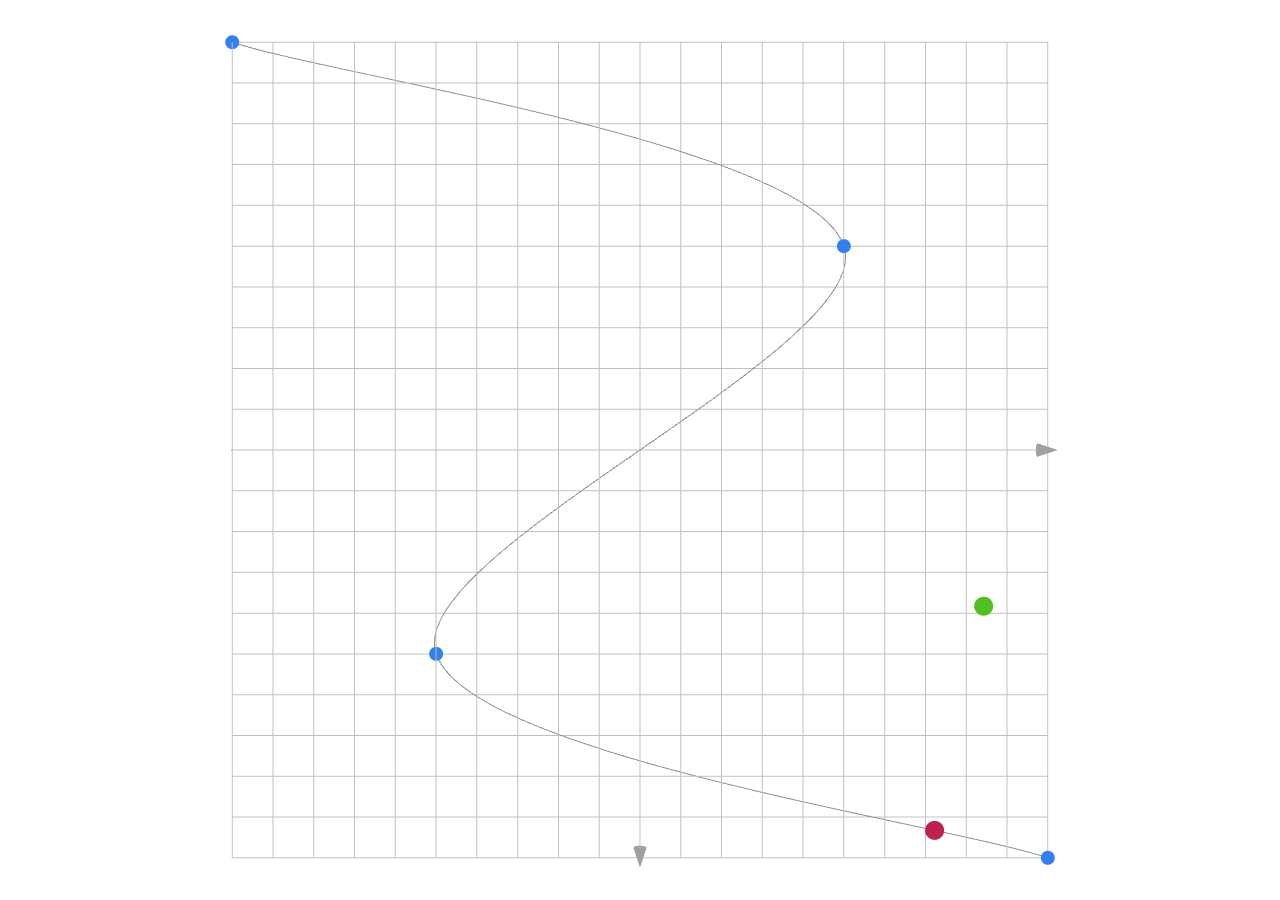
<file: MathBox.js-master/examples/Distance.html>
<!DOCTYPE html>
<html>
<head>
  <meta charset="utf-8">
  <title>MathBox - Example: Distance to a point on a curve.</title>

  <!--
  -->

  <script type="text/javascript" charset="utf-8" src="../vendor/domready.js"></script>
  <script type="text/javascript" charset="utf-8" src="../build/MathBox-bundle.js"></script>

  <script type="text/javascript">
    DomReady.ready(function () {
      if (location.href.match(/^file:/)) {
        document.getElementById('info').style.opacity = 1;
        document.getElementById('info').innerHTML = "Sorry. This example does not work when accessed using file://. Please use an http:// host and try again.";
      }
    });
  </script>

  <script type="text/javascript">
  /**
   * Bootstrap
   */
  DomReady.ready(function() {
    ThreeBox.preload([
      '../shaders/snippets.glsl.html',
    ], function () {

      // MathBox boilerplate
      var mathbox = window.mathbox = mathBox({
        cameraControls: true,
        cursor:         true,
        controlClass:   ThreeBox.OrbitControls,
        elementResize:  true,
        fullscreen:     true,
        screenshot:     true,
        stats:          false,
        scale:          1,
      }).start();

      function arrayify(v) {
        return [v.x, v.y, v.z];
      }

      // Set up spline
      var controlPoints = [
        new THREE.Vector3(-1, 0, -1),
        new THREE.Vector3( .5, 0, -.5),
        new THREE.Vector3(-.5, 0,  .5),
        new THREE.Vector3( 1, 0,  1),
      ];
      var spline = new THREE.SplineCurve3(controlPoints);
      var splinePoints = spline.getPoints(128);

      var controlData = controlPoints.map(arrayify);
      var splineData = splinePoints.map(arrayify);

      // T finder
      var targetPoint = [0, 0, 0];
      var foundPoint = [0, 0, 0];
      function findT(points, point) {
        var dist = Infinity,
            found = null,
            v = point,
            p = points,
            n = points.length,
            u = new THREE.Vector3();

        // Find closest point
        for (var i = 0; i < n; ++i) {
          u.sub(p[i], v);
          var d = u.length();
          if (d < dist) {
            dist = d;

            // Find distance to neighbours
            var d1 = Infinity,
                d2 = Infinity;
            if (i > 0) {
              u.sub(p[i - 1], v);
              d1 = u.length();
            }
            if (i < n - 1) {
              u.sub(p[i + 1], v);
              d2 = u.length();
            }
            var dmax = Math.max(d1, d2);

            // Interpolate based on left/right distance deltas
            if (dmax < Infinity) {
              d1 = Math.abs(d1 - d);
              d2 = Math.abs(d2 - d);
              var dmin = Math.min(d1, d2);

              var sign = d1 < d2 ? -1 : 1;
              var w = .5 - dmin / (d1 + d2);
              found = (i + sign * w) / (n - 1);
            }
            else {
              found = i / (n - 1);
            }
          }
        }

        return Math.max(0, Math.min(1, found));
      }

      // Viewport camera/setup
      mathbox
        // Cartesian viewport
        .viewport({
          type: 'cartesian',
          range: [[-1, 1], [-1, 1], [-1, 1]],
          scale: [1, 1, 1],
        })
        .camera({
          orbit: 3.5,
          phi: τ/4,
          theta: π/2,
        })
        .transition(300)

        // Axes
        .axis({
          id: 'a',
          axis: 0,
          color: 0xa0a0a0,
          ticks: 5,
          lineWidth: 2,
          size: .05,
        })
        .axis({
          id: 'b',
          axis: 2,
          color: 0xa0a0a0,
          ticks: 5,
          lineWidth: 2,
          size: .05,
          zero: false,
        })

        // Grid
        .grid({
          axis: [0, 2],
          color: 0xc0c0c0,
          lineWidth: 1,
        })

        // Spline
        .curve({
          id: 'splineCurve',
          n: splineData.length,
          color: 0x909090,
          expression: function (x, i) {
            return splineData[i];
          },
          lineWidth: 5,
        })
        .curve({
          id: 'controlPoints',
          n: controlData.length,
          data: controlData,
          pointSize: 15,
          points: true,
          line: false,
        })

        // Roaming point
        .curve({
          n: 1,
          id: 'roam',
          color: 0x50c020,
          pointSize: 20,
          points: true,
          line: false,
          expression: function (d, i) {
            var t = (+new Date())*.0003;
            var x = Math.cos(t+Math.sin(t*.194));
            var y = Math.sin(t*.741+Math.cos(t*.094));
            return [x, 0, y];
          },
          zIndex: 20,
        })

        // Found point
        .curve({
          n: 1,
          id: 'found',
          color: 0xc02050,
          pointSize: 20,
          points: true,
          line: false,
          expression: function (d, i) {
            return foundPoint;
          },
          zIndex: 20,
        })

      mathbox.world().loop().hookPreRender(function () {
        var point = targetPoint = mathbox.get('#roam').expression(0, 0);
        var v = new THREE.Vector3(point[0], point[1], point[2]);

        var t = findT(splinePoints, v);
        var p = spline.getPoint(t);


        foundPoint = [p.x, p.y, p.z];
      })

      setTimeout(function () {
        mathbox
          .animate('camera', {
            theta: .45,
          }, {
            duration: 3000,
          })
          .curve({
            id: 'foundLink',
            n: 2,
            domain: [0, 1],
            expression: function (x, i) {
              var p = foundPoint;
              var t = targetPoint;
              var dx = p[0] - t[0];
              var dy = p[2] - t[2];
              var d = Math.sqrt(dx*dx + dy*dy);
              return [p[0], x * d / 3, p[2]];
            },
            lineWidth: 2,
            color: 0xc02050,
          }, {
            delay: 4000,
          })
          .clone('#splineCurve', {
            expression: function (x, i) {
              var p = splineData[i];
              var t = targetPoint;
              var dx = p[0] - t[0];
              var dy = p[2] - t[2];
              var d = Math.sqrt(dx*dx + dy*dy);
              return [p[0], d / 3, p[2]];
            },
            color: 0x3090ff,
          }, {
            delay: 3000,
            duration: 1000,
          })

      }, 3000);

      setTimeout(function () {
        mathbox
          .surface({
            n: 32,
            domain: [[-1, 1], [-1, 1]],
            expression: function (x, y, i, j) {
              var p = [-x, 0, y];
              var t = targetPoint;
              var dx = p[0] - t[0];
              var dy = p[2] - t[2];
              var d = Math.sqrt(dx*dx + dy*dy);
              return [p[0], d / 3, p[2]];
            },
            opacity: .75,
          })
      }, 9000);

    });
  });
  </script>

  <link href="base.css" rel="stylesheet" type="text/css" media="screen">

</head>
<body>
  <div id="info"></div>
</body>
</html>
</file>
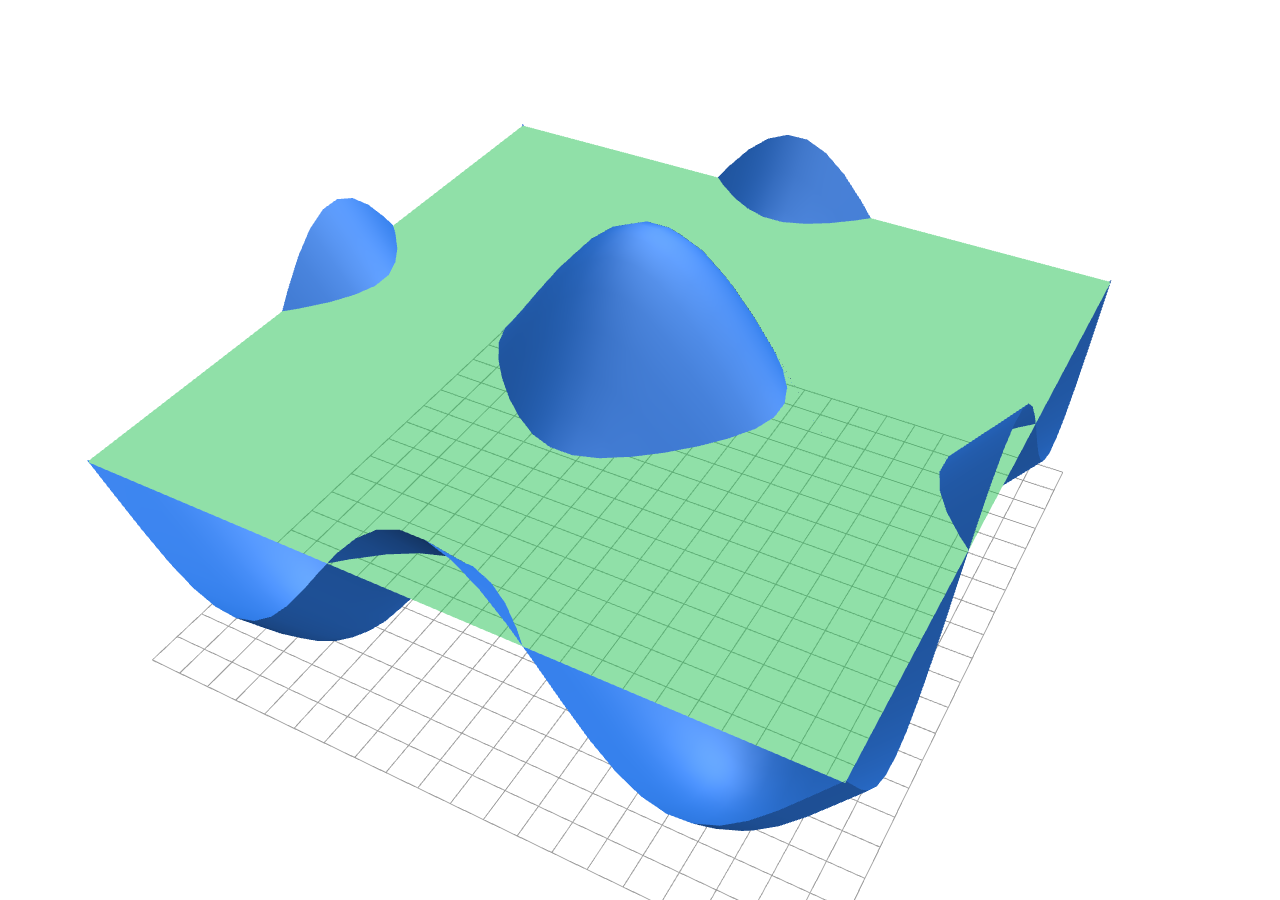
<file: MathBox.js-master/examples/Intersections.html>
<!DOCTYPE html>
<html>
<head>
  <meta charset="utf-8">
  <title>MathBox - Example: Intersection of 2D function in 3D.</title>

  <!--
    This example shows intersecting surfaces creating implicit curves.
  -->

  <script type="text/javascript" charset="utf-8" src="../vendor/domready.js"></script>
  <script type="text/javascript" charset="utf-8" src="../build/MathBox-bundle.js"></script>

  <script type="text/javascript">
    DomReady.ready(function () {
      if (location.href.match(/^file:/)) {
        document.getElementById('info').style.opacity = 1;
        document.getElementById('info').innerHTML = "Sorry. This example does not work when accessed using file://. Please use an http:// host and try again.";
      }
    });
  </script>

  <script type="text/javascript">
  /**
   * Bootstrap
   */
  DomReady.ready(function() {
    ThreeBox.preload([
      '../shaders/snippets.glsl.html',
    ], function () {

      // MathBox boilerplate
      var mathbox = window.mathbox = mathBox({
        cameraControls: true,
        cursor:         true,
        controlClass:   ThreeBox.OrbitControls,
        elementResize:  true,
        fullscreen:     true,
        screenshot:     true,
        stats:          false,
        scale:          1,
      }).start();

      // Viewport camera/setup
      mathbox
        // Cartesian viewport
        .viewport({
          type: 'cartesian',
          range: [[-1, 1], [-2, 5], [-1, 1]],
          scale: [1, 1, 1],
          polar: 0,
        })
        .camera({
          orbit: 4,
          phi: τ/4-.5,
          theta: .7,
        })
        .transition(300)

        // Grid
        .grid({
          axis: [0, 2],
          color: 0xa0a0a0,
        })

        // Surface function
        .surface({
          shaded: true,
          domain: [[-1, 1], [-1, 1]],
          n: [32, 32],
          expression: surfaceFunc,
          opacity: .999, // Bugfix: for some reason, tangent attribute is gone when material.transparent = false
        })
        .surface({
          shaded: false,
          domain: [[-1, 1], [-1, 1]],
          n: [2, 2],
          expression: sliceFunc,
          color: 0x20C050,
          opacity: .5,
        });

    });
  });
  </script>

  <script type="text/javascript">
  /**
   * Custom helpers
   */

  // Clock that starts as soon as it is first called (per id).
  var clocks = {};
  window.clock = function (id) {
    if (!clocks[id]) clocks[id] = +new Date();
    return (+new Date() - clocks[id]) * .001;
  }

  // Arbitrary function
  function surfaceFunc(x, y) {
    return [x, 3 + -1 + Math.cos(x*5) + Math.cos(y*5), y];
  }

  // Horizontal slice
  function sliceFunc(x, y) {
    var t = clock(1);
    return Math.sin(t) * .75 + 2;
  }

  </script>

  <link href="base.css" rel="stylesheet" type="text/css" media="screen">

</head>
<body>
  <div id="info"></div>
</body>
</html>
</file>
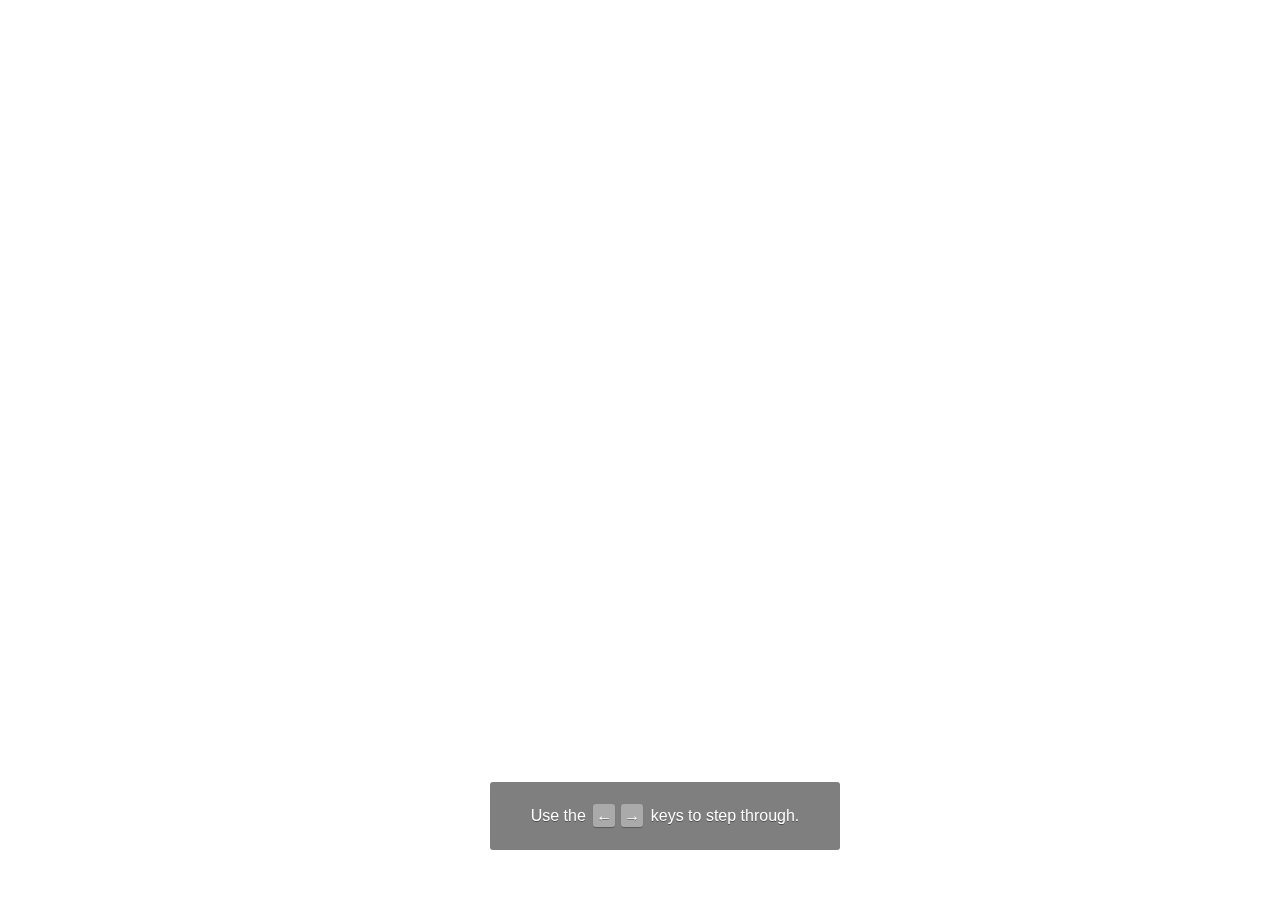
<file: MathBox.js-master/examples/Landscape.html>
<!DOCTYPE html>
<html>
<head>
  <meta charset="utf-8">
  <title>MathBox - Example: Procedural Landscape Generation</title>

  <!--
    This example shows how layers of cosine noise (or equivalent) can be stacked
    to generate a fractal-like landscape.
  -->

  <script type="text/javascript" charset="utf-8" src="../vendor/domready.js"></script>
  <script type="text/javascript" charset="utf-8" src="../build/MathBox-bundle.js"></script>

  <script type="text/javascript">
    DomReady.ready(function () {
      if (location.href.match(/^file:/)) {
        document.getElementById('info').style.opacity = 1;
        document.getElementById('info').innerHTML = "Sorry. This example does not work when accessed using file://. Please use an http:// host and try again.";
      }
    });
  </script>

  <script type="text/javascript">
  /**
   * Bootstrap
   */
  DomReady.ready(function() {
    ThreeBox.preload([
      '../shaders/snippets.glsl.html',
    ], function () {

      // MathBox boilerplate
      var mathbox = window.mathbox = mathBox({
        cameraControls: true,
        cursor:         true,
        controlClass:   ThreeBox.OrbitControls,
        elementResize:  true,
        fullscreen:     true,
        screenshot:     true,
        stats:          false,
        scale:          1,
      }).start();

      // Viewport camera/setup
      mathbox
        .viewport({
          type: 'cartesian',
          range: [[-1, 1], [-.6, 1.4], [-1, 1]],
          scale: [.65, .65, .65],
        })
        .camera({
          orbit: 3.5,
          phi: τ/6-τ/4,
          theta: .45,
        });

      // Director
      var director = window.director = new MathBox.Director(mathbox, script);

      // Show info if not iframed.
      if (top == window) {
        document.getElementById('info').style.opacity = 1;
      }

      // Arrow controls
      // Controls for stand-alone
      window.addEventListener('touchstart', function (e) {
        director.forward();
        document.getElementById('info').style.opacity = '0';
      });
      window.addEventListener('keydown', function (e) {
        if (e.keyCode == 38 || e.keyCode == 37) director.back();
        else if (e.keyCode == 40 || e.keyCode == 39) director.forward();
        else {
          return;
        }

        document.getElementById('info').style.opacity = 0;
      });
    });
  });
  </script>

  <script type="text/javascript">
  /**
   * Custom helpers
   */

   function bump(x, y, cx, cy, s) {
     x -= cx;
     y -= cy;
     var d = Math.sqrt(x*x + y*y);
     var c = Math.min(π, d*π*s);
     return .5+.5*Math.cos(c);
   }


  // Script
  var script = [

    // grid

    [
      ['add', 'surface', {
        id: "wire",
        domain: [[-1, 1], [-1, 1]],
        expression: function (x, y, i, j) {
          return [x, 0, y];
        },
        n: 32,
        line: true,
        mesh: false,
        live: true,
        doubleSided: false,
        flipSided: true,
        zIndex: 0,
        color: 0x0,
        opacity: .2,
        shaded: false,
      }, {
        duration: 500,
      }],
      ['add', 'surface', {
        id: "fill",
        domain: [[-1, 1], [-1, 1]],
        expression: function (x, y, i, j) {
          return [x, 0, y];
        },
        opacity: 1,
        doubleSided: true,
        flipSided: true,
        zIndex: -20,
        shaded: true,
        color: 0xdddddd,
      }, {
        duration: 0,
      }],
      ['add', 'surface', {
        id: 'points1',
        n: 2,
        points: true,
        line: false,
        mesh: false,
        domain: [[-1, 1], [-1, 1]],
        expression: function (x, y, i, j) {
          return [x, 0, y];
        },
        shaded: false,
        pointSize: 20,
        zIndex: 10,
      }]
    ],

    [
      ['animate', '#points1, #wire, #fill', {
        expression: function (x, y, i, j) {
          var f = Math.max(0, director.clock(2) - .3);
          f = (f < 1) ? f*f/2 : f-.5;

          function point(x, y) {
            return Math.sin(x - y*1.3 + Math.sin(f*.31+1+x) + .31 + f)*.5 + .5;
          }

          var y11 = point(-1, -1);
          var y12 = point(-1, 1);
          var y21 = point(1, -1);
          var y22 = point(1, 1);

          var dx = .5-.5*Math.cos(π*(y*.5+.5));
          var dy = .5-.5*Math.cos(π*(x*.5+.5));

          var y1 = y11 + (y12 - y11) * dx;
          var y2 = y21 + (y22 - y21) * dx;
          var h  = y1 + (y2 - y1) * dy;

          return [x, h, y];
        },
      }, {
        duration: 1000,
      }],
    ],

    [
      ['remove', '#points1'],
      ['animate', '#wire, #fill', {
        expression: function (x, y, i, j) {
          var h = 0, f = 0;

          function point(x, y) {
            return Math.sin(x - y*1.3 + Math.sin(f*.31+1+x) + .31 + f)*.5 + .5;
          }

          function octave(x, y, scale) {
            x *= scale;
            y *= scale;

            var y11 = point(x, y);
            var y12 = point(x, y+1);
            var y21 = point(x+1, y);
            var y22 = point(x+1, y+1);

            var fx = x - Math.floor(x);
            var fy = y - Math.floor(y);

            var dx = .5-.5*Math.cos(π*fx);
            var dy = .5-.5*Math.cos(π*fy);

            var y1 = y11 + (y12 - y11) * dx;
            var y2 = y21 + (y22 - y21) * dx;

            return y1 + (y2 - y1) * dy;
          }

          h += octave(x, y, 1);

          return [x, h, y];
        },
      }, {
        duration: 1000,
      }],
      ['animate', 'camera', {
        phi: τ/6,
        theta: .9,
      }, {
        duration: 3000,
      }],
    ],

    [
      ['animate', '#wire, #fill', {
        expression: function (x, y, i, j) {
          var h = 0, f = 0;

          function point(x, y) {
            return Math.sin(x - y*1.3 + Math.sin(f*.31+1+x) + .31 + f)*.5 + .5;
          }

          function octave(x, y, scale) {
            x *= scale;
            y *= scale;

            var fx = Math.floor(x);
            var fy = Math.floor(y);
            var ix = x - fx;
            var iy = y - fy;

            var y11 = point(fx, fy);
            var y12 = point(fx, fy+1);
            var y21 = point(fx+1, fy);
            var y22 = point(fx+1, fy+1);

            var dx = .5-.5*Math.cos(π*iy);
            var dy = .5-.5*Math.cos(π*ix);

            var y1 = y11 + (y12 - y11) * dx;
            var y2 = y21 + (y22 - y21) * dx;

            return y1 + (y2 - y1) * dy;
          }

          h += octave(x, y, 1);

          return [x, h, y];
        },
      }, {
        duration: 1000,
      }],
      ['animate', 'camera', {
        phi: τ/6+τ/4,
        theta: .6,
      }, {
        delay: 1000,
        duration: 2000,
      }],
    ],

    [
      ['animate', '#wire, #fill', {
        expression: function (x, y, i, j) {
          var h = 0, f = 0;

          function point(x, y) {
            return Math.sin(x - y*1.3 + Math.sin(f*.31+1+x) + .31 + f)*.5 + .5;
          }

          function octave(x, y, scale) {
            x *= scale;
            y *= scale;

            var fx = Math.floor(x);
            var fy = Math.floor(y);
            var ix = x - fx;
            var iy = y - fy;

            var y11 = point(fx, fy);
            var y12 = point(fx, fy+1);
            var y21 = point(fx+1, fy);
            var y22 = point(fx+1, fy+1);

            var dx = .5-.5*Math.cos(π*iy);
            var dy = .5-.5*Math.cos(π*ix);

            var y1 = y11 + (y12 - y11) * dx;
            var y2 = y21 + (y22 - y21) * dx;

            return y1 + (y2 - y1) * dy;
          }

          h += octave(x, y, 1)*.9;
          h += octave(x, y, 2)*.5;

          return [x, h, y];
        },
      }, {
        duration: 1000,
      }],
    ],

    [
      ['animate', '#wire, #fill', {
        expression: function (x, y, i, j) {
          var h = 0, f = 0;

          function point(x, y) {
            return Math.sin(x - y*1.3 + Math.sin(f*.31+1+x) + .31 + f)*.5 + .5;
          }

          function octave(x, y, scale) {
            x *= scale;
            y *= scale;

            var fx = Math.floor(x);
            var fy = Math.floor(y);
            var ix = x - fx;
            var iy = y - fy;

            var y11 = point(fx, fy);
            var y12 = point(fx, fy+1);
            var y21 = point(fx+1, fy);
            var y22 = point(fx+1, fy+1);

            var dx = .5-.5*Math.cos(π*iy);
            var dy = .5-.5*Math.cos(π*ix);

            var y1 = y11 + (y12 - y11) * dx;
            var y2 = y21 + (y22 - y21) * dx;

            return y1 + (y2 - y1) * dy;
          }

          h += octave(x, y, 1)*.8;
          h += octave(x, y, 2)*.4;
          h += octave(x, y, 4)*.22;
          h += octave(x, y, 8)*.125;

          return [x, h, y];
        },
      }, {
        duration: 1000,
      }],
      ['animate', 'camera', {
        phi: τ/6-τ,
        theta: .9,
      }, {
        delay: 1000,
        duration: 10000,
      }],
    ],

    [],

  ];


  </script>

<script type="text/javascript">

window.mathBoxSetup = function (mathbox) {

  mathbox
    .viewport({
      type: 'cartesian',
      range: [[-1, 1], [-.6, 1.4], [-1, 1]],
      scale: [.85, .85, .85],
    })
    .camera({
      phi: τ/6-τ/4,
      theta: .45,
    });

}

function bump(x, y, cx, cy, s) {
  x -= cx;
  y -= cy;
  var d = Math.sqrt(x*x + y*y);
  var c = Math.min(π, d*π*s);
  return .5+.5*Math.cos(c);
}

window.mathBoxScript = [

  // grid

  [
    ['add', 'surface', {
      id: "wire",
      domain: [[-1, 1], [-1, 1]],
      expression: function (x, y, i, j) {
        return [x, 0, y];
      },
      n: 32,
      line: true,
      mesh: false,
      live: true,
      doubleSided: false,
      flipSided: true,
      zIndex: 0,
      color: 0x0,
      opacity: .2,
      shaded: false,
    }, {
      duration: 500,
    }],
    ['add', 'surface', {
      id: "fill",
      domain: [[-1, 1], [-1, 1]],
      expression: function (x, y, i, j) {
        return [x, 0, y];
      },
      opacity: 1,
      doubleSided: true,
      flipSided: true,
      zIndex: -20,
      shaded: true,
      color: 0xdddddd,
    }, {
      duration: 0,
    }],
    ['add', 'surface', {
      id: 'points1',
      n: 2,
      points: true,
      line: false,
      mesh: false,
      domain: [[-1, 1], [-1, 1]],
      expression: function (x, y, i, j) {
        return [x, 0, y];
      },
      shaded: false,
      pointSize: 20,
      zIndex: 10,
    }]
  ],

  [
    ['animate', '#points1, #wire, #fill', {
      expression: function (x, y, i, j) {
        var f = Math.max(0, director.clock(2) - .3);
        f = (f < 1) ? f*f/2 : f-.5;

        function point(x, y) {
          return Math.sin(x - y*1.3 + Math.sin(f*.31+1+x) + .31 + f)*.5 + .5;
        }

        var y11 = point(-1, -1);
        var y12 = point(-1, 1);
        var y21 = point(1, -1);
        var y22 = point(1, 1);

        var dx = .5-.5*Math.cos(π*(y*.5+.5));
        var dy = .5-.5*Math.cos(π*(x*.5+.5));

        var y1 = y11 + (y12 - y11) * dx;
        var y2 = y21 + (y22 - y21) * dx;
        var h  = y1 + (y2 - y1) * dy;

        return [x, h, y];
      },
    }, {
      duration: 1000,
    }],
  ],

  [
    ['remove', '#points1'],
    ['animate', '#wire, #fill', {
      expression: function (x, y, i, j) {
        var h = 0, f = 0;

        function point(x, y) {
          return Math.sin(x - y*1.3 + Math.sin(f*.31+1+x) + .31 + f)*.5 + .5;
        }

        function octave(x, y, scale) {
          x *= scale;
          y *= scale;

          var y11 = point(x, y);
          var y12 = point(x, y+1);
          var y21 = point(x+1, y);
          var y22 = point(x+1, y+1);

          var fx = x - Math.floor(x);
          var fy = y - Math.floor(y);

          var dx = .5-.5*Math.cos(π*fx);
          var dy = .5-.5*Math.cos(π*fy);

          var y1 = y11 + (y12 - y11) * dx;
          var y2 = y21 + (y22 - y21) * dx;

          return y1 + (y2 - y1) * dy;
        }

        h += octave(x, y, 1);

        return [x, h, y];
      },
    }, {
      duration: 1000,
    }],
    ['animate', 'camera', {
      phi: τ/6,
      theta: .9,
    }, {
      duration: 3000,
    }],
  ],

  [
    ['animate', '#wire, #fill', {
      expression: function (x, y, i, j) {
        var h = 0, f = 0;

        function point(x, y) {
          return Math.sin(x - y*1.3 + Math.sin(f*.31+1+x) + .31 + f)*.5 + .5;
        }

        function octave(x, y, scale) {
          x *= scale;
          y *= scale;

          var fx = Math.floor(x);
          var fy = Math.floor(y);
          var ix = x - fx;
          var iy = y - fy;

          var y11 = point(fx, fy);
          var y12 = point(fx, fy+1);
          var y21 = point(fx+1, fy);
          var y22 = point(fx+1, fy+1);

          var dx = .5-.5*Math.cos(π*iy);
          var dy = .5-.5*Math.cos(π*ix);

          var y1 = y11 + (y12 - y11) * dx;
          var y2 = y21 + (y22 - y21) * dx;

          return y1 + (y2 - y1) * dy;
        }

        h += octave(x, y, 1);

        return [x, h, y];
      },
    }, {
      duration: 1000,
    }],
    ['animate', 'camera', {
      phi: τ/6+τ/4,
      theta: .6,
    }, {
      delay: 1000,
      duration: 2000,
    }],
  ],

  [
    ['animate', '#wire, #fill', {
      expression: function (x, y, i, j) {
        var h = 0, f = 0;

        function point(x, y) {
          return Math.sin(x - y*1.3 + Math.sin(f*.31+1+x) + .31 + f)*.5 + .5;
        }

        function octave(x, y, scale) {
          x *= scale;
          y *= scale;

          var fx = Math.floor(x);
          var fy = Math.floor(y);
          var ix = x - fx;
          var iy = y - fy;

          var y11 = point(fx, fy);
          var y12 = point(fx, fy+1);
          var y21 = point(fx+1, fy);
          var y22 = point(fx+1, fy+1);

          var dx = .5-.5*Math.cos(π*iy);
          var dy = .5-.5*Math.cos(π*ix);

          var y1 = y11 + (y12 - y11) * dx;
          var y2 = y21 + (y22 - y21) * dx;

          return y1 + (y2 - y1) * dy;
        }

        h += octave(x, y, 1)*.9;
        h += octave(x, y, 2)*.5;

        return [x, h, y];
      },
    }, {
      duration: 1000,
    }],
  ],

  [
    ['animate', '#wire, #fill', {
      expression: function (x, y, i, j) {
        var h = 0, f = 0;

        function point(x, y) {
          return Math.sin(x - y*1.3 + Math.sin(f*.31+1+x) + .31 + f)*.5 + .5;
        }

        function octave(x, y, scale) {
          x *= scale;
          y *= scale;

          var fx = Math.floor(x);
          var fy = Math.floor(y);
          var ix = x - fx;
          var iy = y - fy;

          var y11 = point(fx, fy);
          var y12 = point(fx, fy+1);
          var y21 = point(fx+1, fy);
          var y22 = point(fx+1, fy+1);

          var dx = .5-.5*Math.cos(π*iy);
          var dy = .5-.5*Math.cos(π*ix);

          var y1 = y11 + (y12 - y11) * dx;
          var y2 = y21 + (y22 - y21) * dx;

          return y1 + (y2 - y1) * dy;
        }

        h += octave(x, y, 1)*.8;
        h += octave(x, y, 2)*.4;
        h += octave(x, y, 4)*.22;
        h += octave(x, y, 8)*.125;

        return [x, h, y];
      },
    }, {
      duration: 1000,
    }],
    ['animate', 'camera', {
      phi: τ/6-τ,
      theta: .9,
    }, {
      delay: 1000,
      duration: 10000,
    }],
  ],

  [],

];

</script>

  <link href="base.css" rel="stylesheet" type="text/css" media="screen">

</head>
<body>
  <div id="info" class="transition">Use the <kbd>←</kbd><kbd>→</kbd> keys to step through.</div>
</body>
</html>
</file>
<file: MathBox.js-master/examples/base.css>
html, body { height: 100%; }
body { margin: 0; padding: 0 }
canvas { display: block }

#info {
  position: absolute;
  left: 50%;
  bottom: 50px;
  z-index: 20;

  width: 300px;
  margin-left: -150px;

  padding: 25px;
  background: rgba(0, 0, 0, .5);
  color: #fff;

  font-family: "Lucida Grande", sans-serif;
  font-size: 16px;
  text-align: center;

  border-radius: 3px;
  text-shadow: 0px 1px 0px rgba(0, 0, 0, .4);

  opacity: 0;
}

#info.transition {
  -webkit-transition: opacity 300ms ease-in-out;
  -moz-transition: opacity 300ms ease-in-out;
  transition: opacity 300ms ease-in-out;
}

#info kbd {
  background: #aaa;
  box-shadow: 0px 1px 1px rgba(0, 0, 0, .3);
  border-radius: 3px;
  padding: 3px;
  margin: 3px;

  font-family: inherit;
}

.mathbox-label {
  font-family: 'klavika-web', sans-serif;
  font-weight: normal;
  font-style: normal;
  text-shadow:
    3px 0px 1px rgb(255, 255, 255),
    -3px 0px 1px rgb(255, 255, 255),
    0px -3px 1px rgb(255, 255, 255),
    0px 3px 1px rgb(255, 255, 255),
    2px 2px 1px rgb(255, 255, 255),
    -2px 2px 1px rgb(255, 255, 255),
    2px -2px 1px rgb(255, 255, 255),
    -2px -2px 1px rgb(255, 255, 255),
    3px 2px 1px rgb(255, 255, 255),
    -3px 2px 1px rgb(255, 255, 255),
    3px -2px 1px rgb(255, 255, 255),
    -3px -2px 1px rgb(255, 255, 255),
    1px 3px 1px rgb(255, 255, 255),
    -1px 3px 1px rgb(255, 255, 255),
    1px -3px 1px rgb(255, 255, 255),
    -1px -3px 1px rgb(255, 255, 255),
    -1px -1px 1px rgb(255, 255, 255),
    -1px 1px 1px rgb(255, 255, 255),
    1px -1px 1px rgb(255, 255, 255),
    1px 1px 1px rgb(255, 255, 255);
}
</file>
